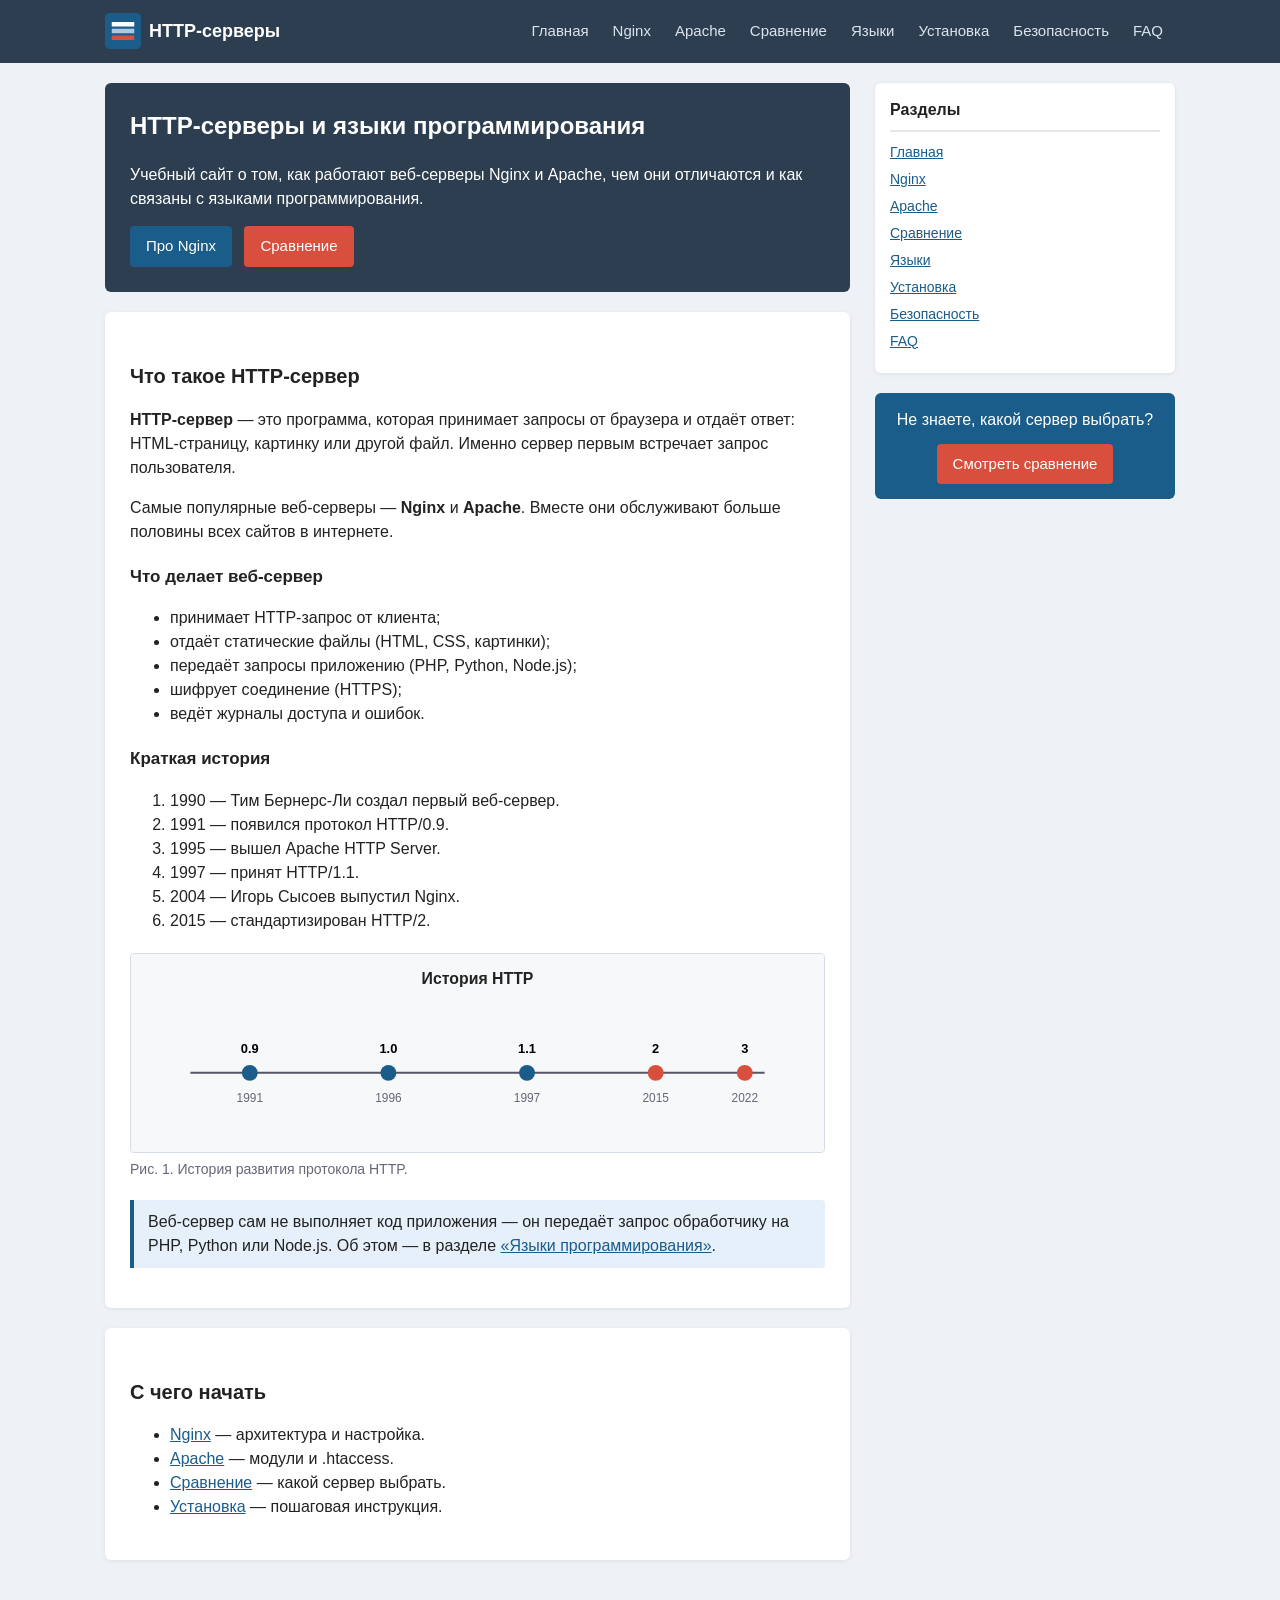
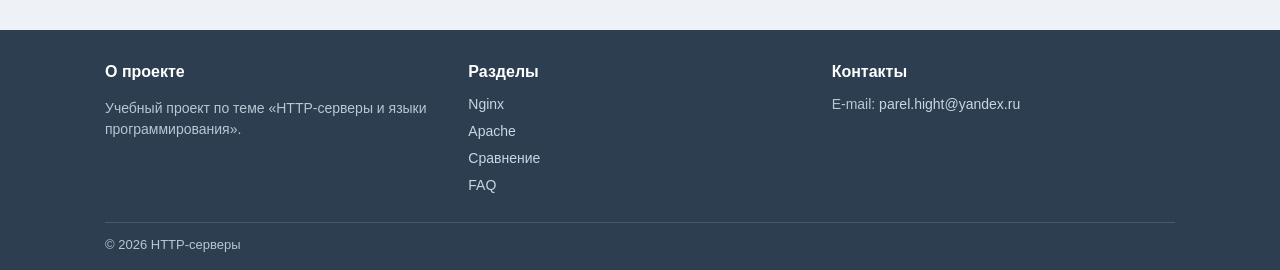
<file: index.html>
<!DOCTYPE html>
<html lang="ru">
<head>
  <meta charset="UTF-8">
  <meta name="viewport" content="width=device-width, initial-scale=1">
  <title>HTTP-серверы — главная</title>
  <meta name="description" content="Учебный проект про HTTP-серверы Nginx и Apache и языки программирования на сервере.">
  <link rel="icon" href="img/logo.svg" type="image/svg+xml">
  <link rel="stylesheet" href="https://mincss.com/entireframework.min.css">
  <link rel="stylesheet" href="css/style.css">
</head>
<body>

<header class="header">
  <div class="wrap header__row">
    <a href="index.html" class="header__logo">
      <img src="img/logo.svg" srcset="img/logo.svg 1x, img/logo-big.svg 2x"
           alt="Логотип проекта" title="HTTP-серверы" width="36" height="36">
      HTTP-серверы
    </a>

    <button class="header__burger" type="button" aria-label="Открыть меню">☰</button>

    <nav aria-label="Основное меню">
      <ul class="menu">
        <li><a class="menu__link" href="index.html">Главная</a></li>
        <li><a class="menu__link" href="nginx.html">Nginx</a></li>
        <li><a class="menu__link" href="apache.html">Apache</a></li>
        <li><a class="menu__link" href="comparison.html">Сравнение</a></li>
        <li><a class="menu__link" href="languages.html">Языки</a></li>
        <li><a class="menu__link" href="setup.html">Установка</a></li>
        <li><a class="menu__link" href="security.html">Безопасность</a></li>
        <li><a class="menu__link" href="faq.html">FAQ</a></li>
      </ul>
    </nav>
  </div>
</header>

<div class="wrap">
  <div class="layout">

    <main>
      <section class="hello">
        <h1>HTTP-серверы и языки программирования</h1>
        <p>Учебный сайт о том, как работают веб-серверы Nginx и Apache,
           чем они отличаются и как связаны с языками программирования.</p>
        <a href="nginx.html" class="btn">Про Nginx</a>
        <a href="comparison.html" class="btn btn-red">Сравнение</a>
      </section>

      <article class="box">
        <h2>Что такое HTTP-сервер</h2>
        <p><strong>HTTP-сервер</strong> — это программа, которая принимает запросы
           от браузера и отдаёт ответ: HTML-страницу, картинку или другой файл.
           Именно сервер первым встречает запрос пользователя.</p>

        <p>Самые популярные веб-серверы — <strong>Nginx</strong> и
           <strong>Apache</strong>. Вместе они обслуживают больше половины
           всех сайтов в интернете.</p>

        <h3>Что делает веб-сервер</h3>
        <ul>
          <li>принимает HTTP-запрос от клиента;</li>
          <li>отдаёт статические файлы (HTML, CSS, картинки);</li>
          <li>передаёт запросы приложению (PHP, Python, Node.js);</li>
          <li>шифрует соединение (HTTPS);</li>
          <li>ведёт журналы доступа и ошибок.</li>
        </ul>

        <h3>Краткая история</h3>
        <ol>
          <li>1990 — Тим Бернерс-Ли создал первый веб-сервер.</li>
          <li>1991 — появился протокол HTTP/0.9.</li>
          <li>1995 — вышел Apache HTTP Server.</li>
          <li>1997 — принят HTTP/1.1.</li>
          <li>2004 — Игорь Сысоев выпустил Nginx.</li>
          <li>2015 — стандартизирован HTTP/2.</li>
        </ol>

        <figure class="pic">
          <img src="img/http.svg"
               alt="Шкала с версиями HTTP: 0.9, 1.0, 1.1, 2 и 3"
               title="Версии HTTP"
               width="700" height="200" loading="lazy">
          <figcaption>Рис. 1. История развития протокола HTTP.</figcaption>
        </figure>

        <div class="info">
          Веб-сервер сам не выполняет код приложения — он передаёт запрос
          обработчику на PHP, Python или Node.js. Об этом — в разделе
          <a href="languages.html">«Языки программирования»</a>.
        </div>
      </article>

      <section class="box">
        <h2>С чего начать</h2>
        <ul>
          <li><a href="nginx.html">Nginx</a> — архитектура и настройка.</li>
          <li><a href="apache.html">Apache</a> — модули и .htaccess.</li>
          <li><a href="comparison.html">Сравнение</a> — какой сервер выбрать.</li>
          <li><a href="setup.html">Установка</a> — пошаговая инструкция.</li>
        </ul>
      </section>
    </main>

    <aside class="side">
      <div class="side__block">
        <h2 class="side__title">Разделы</h2>
        <ul class="side__list">
          <li><a href="index.html">Главная</a></li>
          <li><a href="nginx.html">Nginx</a></li>
          <li><a href="apache.html">Apache</a></li>
          <li><a href="comparison.html">Сравнение</a></li>
          <li><a href="languages.html">Языки</a></li>
          <li><a href="setup.html">Установка</a></li>
          <li><a href="security.html">Безопасность</a></li>
          <li><a href="faq.html">FAQ</a></li>
        </ul>
      </div>

      <div class="banner">
        <p>Не знаете, какой сервер выбрать?</p>
        <a href="comparison.html" class="btn">Смотреть сравнение</a>
      </div>
    </aside>

  </div>
</div>

<footer class="footer">
  <div class="wrap">
    <div class="footer__row">
      <div>
        <h2 class="footer__title">О проекте</h2>
        <p>Учебный проект по теме «HTTP-серверы и языки программирования».</p>
      </div>
      <div>
        <h2 class="footer__title">Разделы</h2>
        <ul class="footer__list">
          <li><a href="nginx.html">Nginx</a></li>
          <li><a href="apache.html">Apache</a></li>
          <li><a href="comparison.html">Сравнение</a></li>
          <li><a href="faq.html">FAQ</a></li>
        </ul>
      </div>
      <div>
        <h2 class="footer__title">Контакты</h2>
        <ul class="footer__list">
          <li>E-mail: <a href="mailto:parel.hight@yandex.ru">parel.hight@yandex.ru</a></li>
        </ul>
      </div>
    </div>
    <div class="footer__bottom">
      <span>© <span id="year">2025</span> HTTP-серверы</span>
    </div>
  </div>
</footer>

<script src="js/script.js"></script>
</body>
</html>
</file>
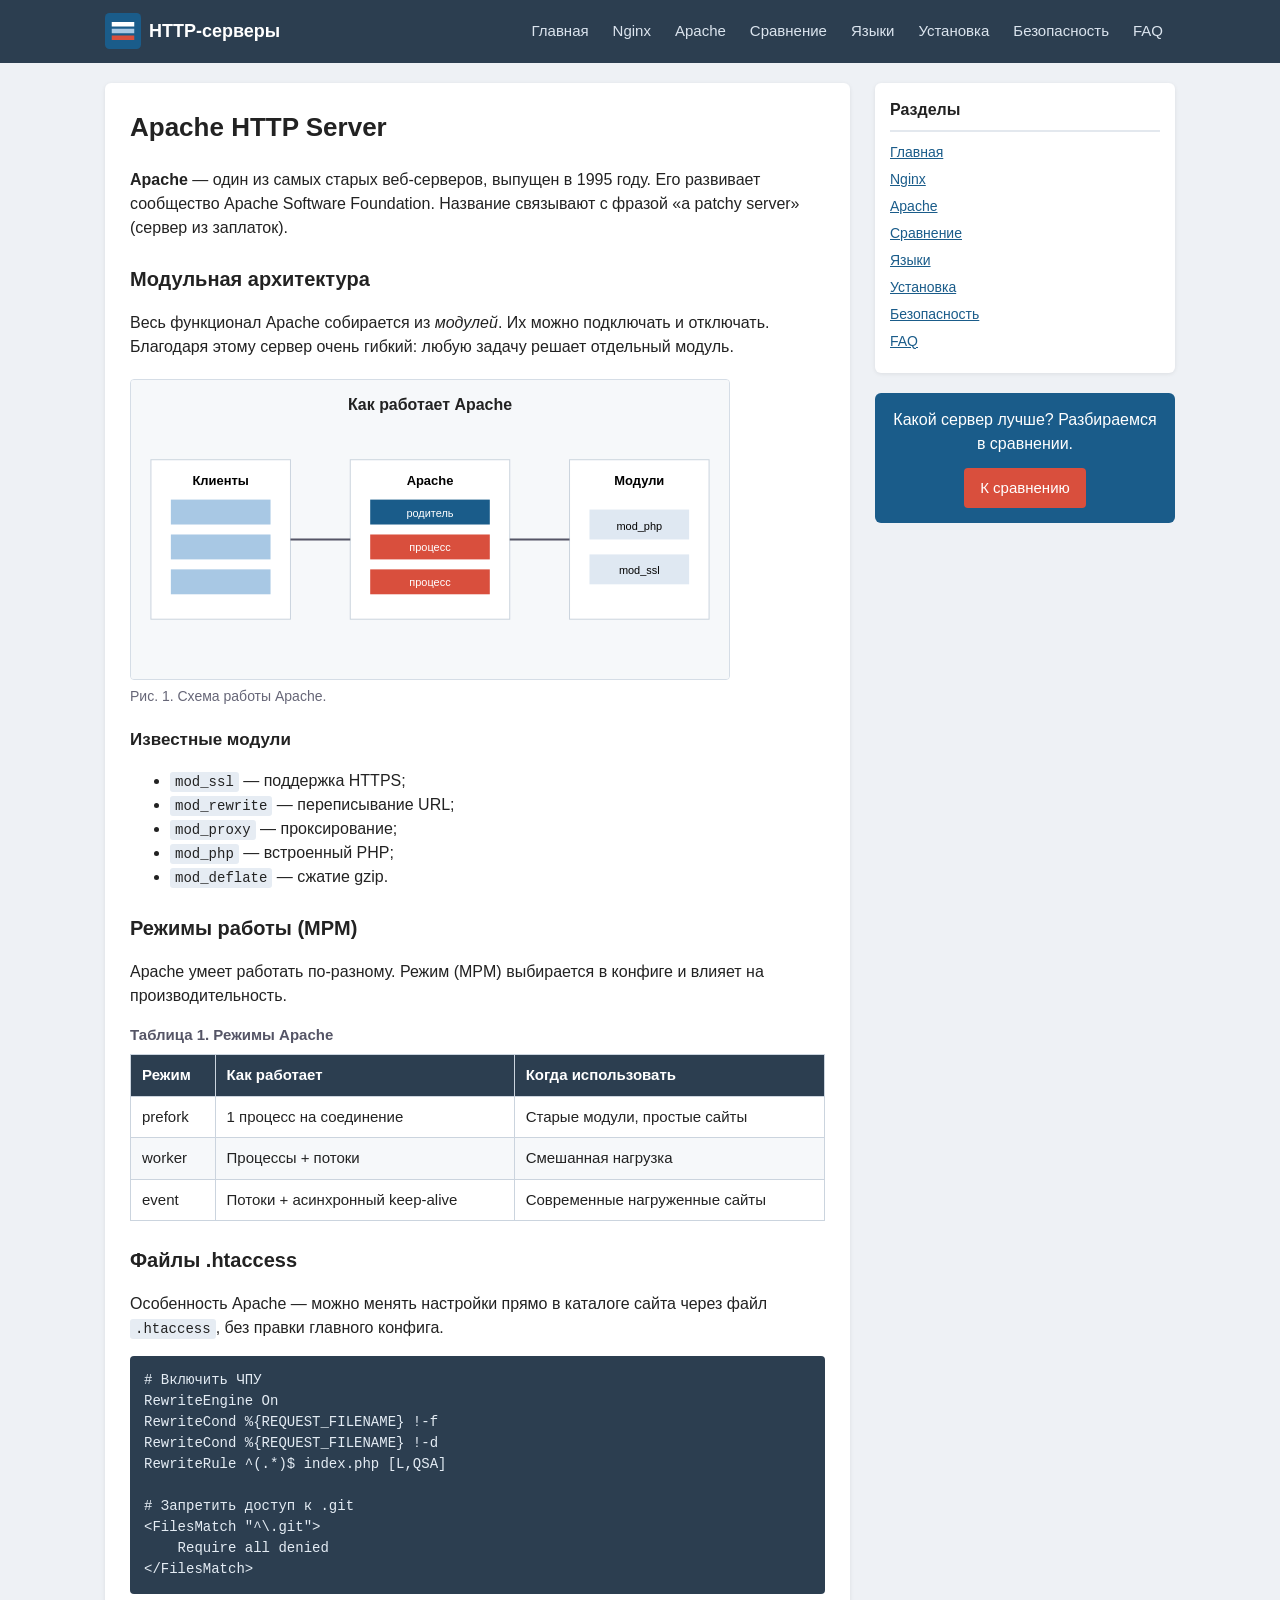
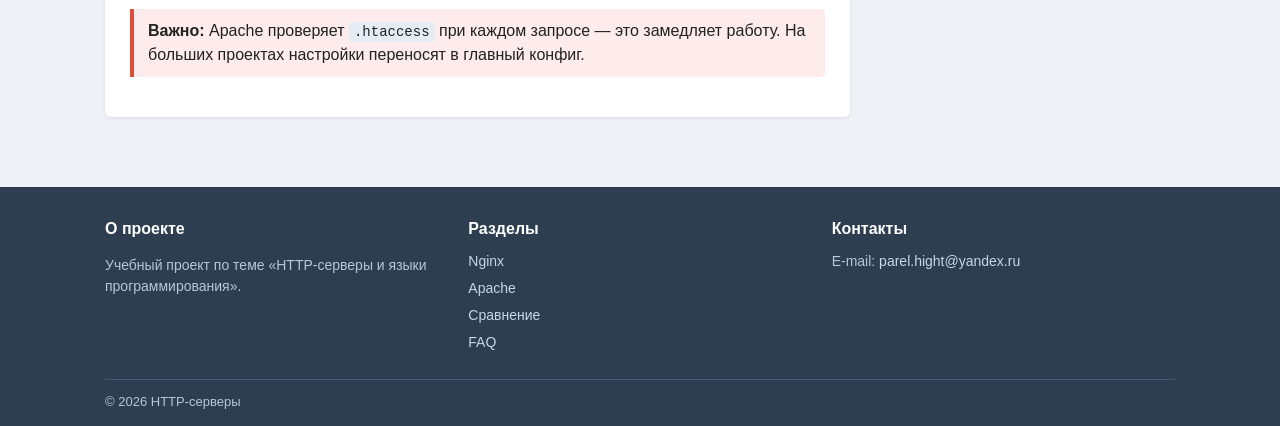
<file: apache.html>
<!DOCTYPE html>
<html lang="ru">
<head>
  <meta charset="UTF-8">
  <meta name="viewport" content="width=device-width, initial-scale=1">
  <title>Apache — модули и .htaccess</title>
  <meta name="description" content="Apache HTTP Server: модульная архитектура, MPM, файлы .htaccess.">
  <link rel="icon" href="img/logo.svg" type="image/svg+xml">
  <link rel="stylesheet" href="https://mincss.com/entireframework.min.css">
  <link rel="stylesheet" href="css/style.css">
</head>
<body>

<header class="header">
  <div class="wrap header__row">
    <a href="index.html" class="header__logo">
      <img src="img/logo.svg" srcset="img/logo.svg 1x, img/logo-big.svg 2x"
           alt="Логотип проекта" title="HTTP-серверы" width="36" height="36">
      HTTP-серверы
    </a>
    <button class="header__burger" type="button" aria-label="Открыть меню">☰</button>
    <nav aria-label="Основное меню">
      <ul class="menu">
        <li><a class="menu__link" href="index.html">Главная</a></li>
        <li><a class="menu__link" href="nginx.html">Nginx</a></li>
        <li><a class="menu__link" href="apache.html">Apache</a></li>
        <li><a class="menu__link" href="comparison.html">Сравнение</a></li>
        <li><a class="menu__link" href="languages.html">Языки</a></li>
        <li><a class="menu__link" href="setup.html">Установка</a></li>
        <li><a class="menu__link" href="security.html">Безопасность</a></li>
        <li><a class="menu__link" href="faq.html">FAQ</a></li>

      </ul>
    </nav>
  </div>
</header>

<div class="wrap">
  <div class="layout">

    <main>
      <article class="box">
        <h1>Apache HTTP Server</h1>
        <p><strong>Apache</strong> — один из самых старых веб-серверов,
           выпущен в 1995 году. Его развивает сообщество Apache Software
           Foundation. Название связывают с фразой «a patchy server»
           (сервер из заплаток).</p>

        <h2>Модульная архитектура</h2>
        <p>Весь функционал Apache собирается из <em>модулей</em>. Их можно
           подключать и отключать. Благодаря этому сервер очень гибкий:
           любую задачу решает отдельный модуль.</p>

        <figure class="pic">
          <img src="img/apache.svg"
               alt="Схема: клиенты обращаются к Apache, работают дочерние процессы и модули"
               title="Архитектура Apache"
               width="600" height="300" loading="lazy">
          <figcaption>Рис. 1. Схема работы Apache.</figcaption>
        </figure>

        <h3>Известные модули</h3>
        <ul>
          <li><code>mod_ssl</code> — поддержка HTTPS;</li>
          <li><code>mod_rewrite</code> — переписывание URL;</li>
          <li><code>mod_proxy</code> — проксирование;</li>
          <li><code>mod_php</code> — встроенный PHP;</li>
          <li><code>mod_deflate</code> — сжатие gzip.</li>
        </ul>

        <h2>Режимы работы (MPM)</h2>
        <p>Apache умеет работать по-разному. Режим (MPM) выбирается в конфиге
           и влияет на производительность.</p>

        <div class="table-wrap">
          <table>
            <caption>Таблица 1. Режимы Apache</caption>
            <thead>
              <tr>
                <th scope="col">Режим</th>
                <th scope="col">Как работает</th>
                <th scope="col">Когда использовать</th>
              </tr>
            </thead>
            <tbody>
              <tr>
                <td>prefork</td>
                <td>1 процесс на соединение</td>
                <td>Старые модули, простые сайты</td>
              </tr>
              <tr>
                <td>worker</td>
                <td>Процессы + потоки</td>
                <td>Смешанная нагрузка</td>
              </tr>
              <tr>
                <td>event</td>
                <td>Потоки + асинхронный keep-alive</td>
                <td>Современные нагруженные сайты</td>
              </tr>
            </tbody>
          </table>
        </div>

        <h2>Файлы .htaccess</h2>
        <p>Особенность Apache — можно менять настройки прямо в каталоге сайта
           через файл <code>.htaccess</code>, без правки главного конфига.</p>

        <pre><code># Включить ЧПУ
RewriteEngine On
RewriteCond %{REQUEST_FILENAME} !-f
RewriteCond %{REQUEST_FILENAME} !-d
RewriteRule ^(.*)$ index.php [L,QSA]

# Запретить доступ к .git
&lt;FilesMatch "^\.git"&gt;
    Require all denied
&lt;/FilesMatch&gt;</code></pre>

        <div class="info warn">
          <strong>Важно:</strong> Apache проверяет <code>.htaccess</code>
           при каждом запросе — это замедляет работу. На больших проектах
           настройки переносят в главный конфиг.
        </div>
      </article>
    </main>

    <aside class="side">
      <div class="side__block">
        <h2 class="side__title">Разделы</h2>
        <ul class="side__list">
          <li><a href="index.html">Главная</a></li>
          <li><a href="nginx.html">Nginx</a></li>
          <li><a href="apache.html">Apache</a></li>
          <li><a href="comparison.html">Сравнение</a></li>
          <li><a href="languages.html">Языки</a></li>
          <li><a href="setup.html">Установка</a></li>
          <li><a href="security.html">Безопасность</a></li>
          <li><a href="faq.html">FAQ</a></li>
        </ul>
      </div>
      <div class="banner">
        <p>Какой сервер лучше? Разбираемся в сравнении.</p>
        <a href="comparison.html" class="btn">К сравнению</a>
      </div>
    </aside>

  </div>
</div>

<footer class="footer">
  <div class="wrap">
    <div class="footer__row">
      <div>
        <h2 class="footer__title">О проекте</h2>
        <p>Учебный проект по теме «HTTP-серверы и языки программирования».</p>
      </div>
      <div>
        <h2 class="footer__title">Разделы</h2>
        <ul class="footer__list">
          <li><a href="nginx.html">Nginx</a></li>
          <li><a href="apache.html">Apache</a></li>
          <li><a href="comparison.html">Сравнение</a></li>
          <li><a href="faq.html">FAQ</a></li>
        </ul>
      </div>
      <div>
        <h2 class="footer__title">Контакты</h2>
        <ul class="footer__list">
          <li>E-mail: <a href="mailto:parel.hight@yandex.ru">parel.hight@yandex.ru</a></li>
        </ul>
      </div>
    </div>
    <div class="footer__bottom">
      <span>© <span id="year">2025</span> HTTP-серверы</span>
    </div>
  </div>
</footer>

<script src="js/script.js"></script>
</body>
</html>
</file>
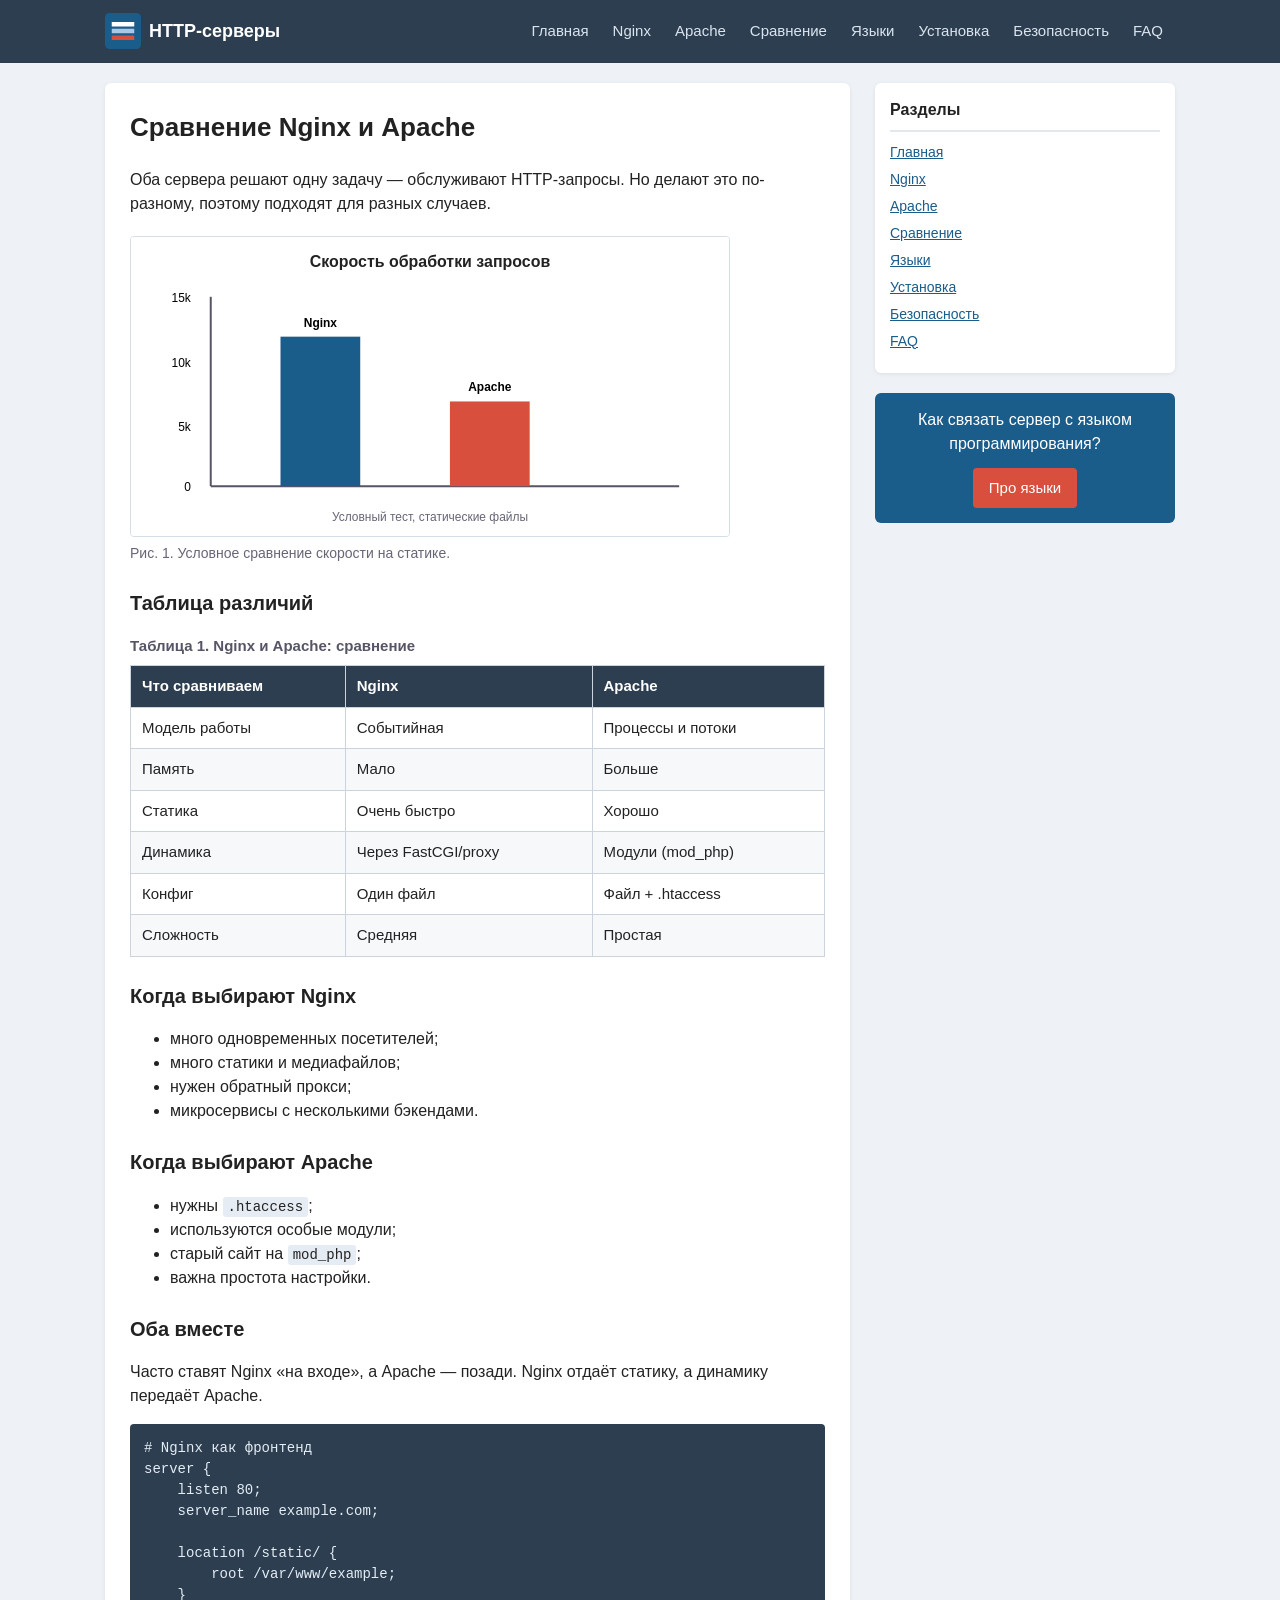
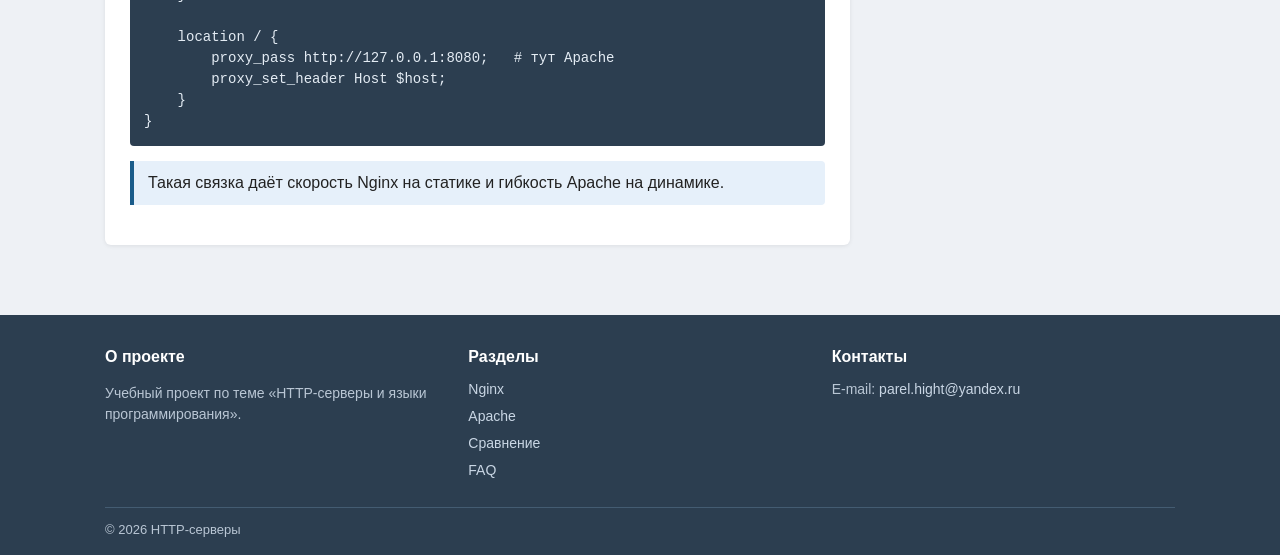
<file: comparison.html>
<!DOCTYPE html>
<html lang="ru">
<head>
  <meta charset="UTF-8">
  <meta name="viewport" content="width=device-width, initial-scale=1">
  <title>Сравнение Nginx и Apache</title>
  <meta name="description" content="Чем отличаются Nginx и Apache, какой сервер выбрать.">
  <link rel="icon" href="img/logo.svg" type="image/svg+xml">
  <link rel="stylesheet" href="https://mincss.com/entireframework.min.css">
  <link rel="stylesheet" href="css/style.css">
</head>
<body>

<header class="header">
  <div class="wrap header__row">
    <a href="index.html" class="header__logo">
      <img src="img/logo.svg" srcset="img/logo.svg 1x, img/logo-big.svg 2x"
           alt="Логотип проекта" title="HTTP-серверы" width="36" height="36">
      HTTP-серверы
    </a>
    <button class="header__burger" type="button" aria-label="Открыть меню">☰</button>
    <nav aria-label="Основное меню">
      <ul class="menu">
        <li><a class="menu__link" href="index.html">Главная</a></li>
        <li><a class="menu__link" href="nginx.html">Nginx</a></li>
        <li><a class="menu__link" href="apache.html">Apache</a></li>
        <li><a class="menu__link" href="comparison.html">Сравнение</a></li>
        <li><a class="menu__link" href="languages.html">Языки</a></li>
        <li><a class="menu__link" href="setup.html">Установка</a></li>
        <li><a class="menu__link" href="security.html">Безопасность</a></li>
        <li><a class="menu__link" href="faq.html">FAQ</a></li>
      </ul>
    </nav>
  </div>
</header>

<div class="wrap">
  <div class="layout">

    <main>
      <article class="box">
        <h1>Сравнение Nginx и Apache</h1>
        <p>Оба сервера решают одну задачу — обслуживают HTTP-запросы.
           Но делают это по-разному, поэтому подходят для разных случаев.</p>

        <figure class="pic">
          <img src="img/speed.svg"
               alt="Диаграмма сравнения скорости Nginx и Apache"
               title="Сравнение скорости"
               width="600" height="300" loading="lazy">
          <figcaption>Рис. 1. Условное сравнение скорости на статике.</figcaption>
        </figure>

        <h2>Таблица различий</h2>
        <div class="table-wrap">
          <table>
            <caption>Таблица 1. Nginx и Apache: сравнение</caption>
            <thead>
              <tr>
                <th scope="col">Что сравниваем</th>
                <th scope="col">Nginx</th>
                <th scope="col">Apache</th>
              </tr>
            </thead>
            <tbody>
              <tr>
                <td>Модель работы</td>
                <td>Событийная</td>
                <td>Процессы и потоки</td>
              </tr>
              <tr>
                <td>Память</td>
                <td>Мало</td>
                <td>Больше</td>
              </tr>
              <tr>
                <td>Статика</td>
                <td>Очень быстро</td>
                <td>Хорошо</td>
              </tr>
              <tr>
                <td>Динамика</td>
                <td>Через FastCGI/proxy</td>
                <td>Модули (mod_php)</td>
              </tr>
              <tr>
                <td>Конфиг</td>
                <td>Один файл</td>
                <td>Файл + .htaccess</td>
              </tr>
              <tr>
                <td>Сложность</td>
                <td>Средняя</td>
                <td>Простая</td>
              </tr>
            </tbody>
          </table>
        </div>

        <h2>Когда выбирают Nginx</h2>
        <ul>
          <li>много одновременных посетителей;</li>
          <li>много статики и медиафайлов;</li>
          <li>нужен обратный прокси;</li>
          <li>микросервисы с несколькими бэкендами.</li>
        </ul>

        <h2>Когда выбирают Apache</h2>
        <ul>
          <li>нужны <code>.htaccess</code>;</li>
          <li>используются особые модули;</li>
          <li>старый сайт на <code>mod_php</code>;</li>
          <li>важна простота настройки.</li>
        </ul>

        <h2>Оба вместе</h2>
        <p>Часто ставят Nginx «на входе», а Apache — позади. Nginx отдаёт
           статику, а динамику передаёт Apache.</p>

        <pre><code># Nginx как фронтенд
server {
    listen 80;
    server_name example.com;

    location /static/ {
        root /var/www/example;
    }

    location / {
        proxy_pass http://127.0.0.1:8080;   # тут Apache
        proxy_set_header Host $host;
    }
}</code></pre>

        <div class="info">
          Такая связка даёт скорость Nginx на статике и гибкость
          Apache на динамике.
        </div>
      </article>
    </main>

    <aside class="side">
      <div class="side__block">
        <h2 class="side__title">Разделы</h2>
        <ul class="side__list">
          <li><a href="index.html">Главная</a></li>
          <li><a href="nginx.html">Nginx</a></li>
          <li><a href="apache.html">Apache</a></li>
          <li><a href="comparison.html">Сравнение</a></li>
          <li><a href="languages.html">Языки</a></li>
          <li><a href="setup.html">Установка</a></li>
          <li><a href="security.html">Безопасность</a></li>
          <li><a href="faq.html">FAQ</a></li>
        </ul>
      </div>
      <div class="banner">
        <p>Как связать сервер с языком программирования?</p>
        <a href="languages.html" class="btn">Про языки</a>
      </div>
    </aside>

  </div>
</div>

<footer class="footer">
  <div class="wrap">
    <div class="footer__row">
      <div>
        <h2 class="footer__title">О проекте</h2>
        <p>Учебный проект по теме «HTTP-серверы и языки программирования».</p>
      </div>
      <div>
        <h2 class="footer__title">Разделы</h2>
        <ul class="footer__list">
          <li><a href="nginx.html">Nginx</a></li>
          <li><a href="apache.html">Apache</a></li>
          <li><a href="comparison.html">Сравнение</a></li>
          <li><a href="faq.html">FAQ</a></li>
        </ul>
      </div>
      <div>
        <h2 class="footer__title">Контакты</h2>
        <ul class="footer__list">
          <li>E-mail: <a href="mailto:parel.hight@yandex.ru">parel.hight@yandex.ru</a></li>
        </ul>
      </div>
    </div>
    <div class="footer__bottom">
      <span>© <span id="year">2025</span> HTTP-серверы</span>
    </div>
  </div>
</footer>

<script src="js/script.js"></script>
</body>
</html>
</file>
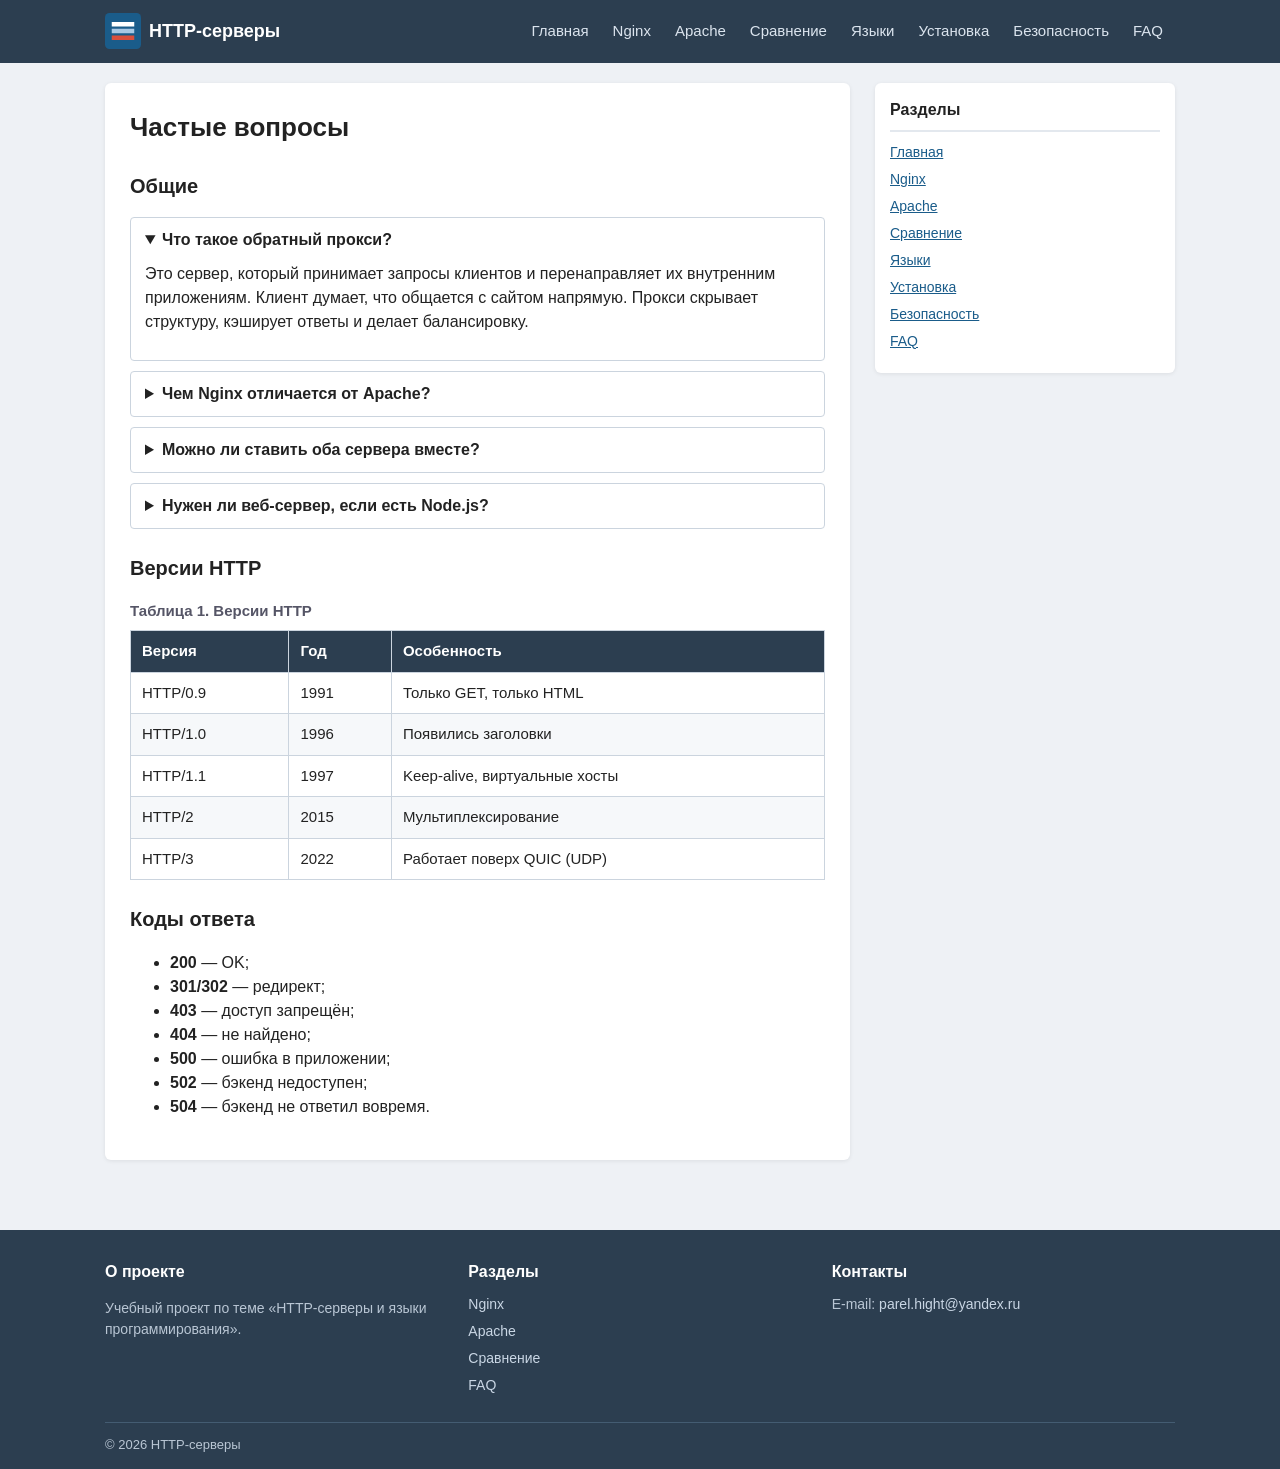
<file: faq.html>
<!DOCTYPE html>
<html lang="ru">
<head>
  <meta charset="UTF-8">
  <meta name="viewport" content="width=device-width, initial-scale=1">
  <title>Частые вопросы</title>
  <meta name="description" content="Ответы на частые вопросы о веб-серверах и HTTP.">
  <link rel="icon" href="img/logo.svg" type="image/svg+xml">
  <link rel="stylesheet" href="https://mincss.com/entireframework.min.css">
  <link rel="stylesheet" href="css/style.css">
</head>
<body>

<header class="header">
  <div class="wrap header__row">
    <a href="index.html" class="header__logo">
      <img src="img/logo.svg" srcset="img/logo.svg 1x, img/logo-big.svg 2x"
           alt="Логотип проекта" title="HTTP-серверы" width="36" height="36">
      HTTP-серверы
    </a>
    <button class="header__burger" type="button" aria-label="Открыть меню">☰</button>
    <nav aria-label="Основное меню">
      <ul class="menu">
        <li><a class="menu__link" href="index.html">Главная</a></li>
        <li><a class="menu__link" href="nginx.html">Nginx</a></li>
        <li><a class="menu__link" href="apache.html">Apache</a></li>
        <li><a class="menu__link" href="comparison.html">Сравнение</a></li>
        <li><a class="menu__link" href="languages.html">Языки</a></li>
        <li><a class="menu__link" href="setup.html">Установка</a></li>
        <li><a class="menu__link" href="security.html">Безопасность</a></li>
        <li><a class="menu__link" href="faq.html">FAQ</a></li>
      </ul>
    </nav>
  </div>
</header>

<div class="wrap">
  <div class="layout">

    <main>
      <article class="box">
        <h1>Частые вопросы</h1>

        <h2>Общие</h2>

        <details class="acc" open>
          <summary>Что такое обратный прокси?</summary>
          <p>Это сервер, который принимает запросы клиентов и перенаправляет
             их внутренним приложениям. Клиент думает, что общается с сайтом
             напрямую. Прокси скрывает структуру, кэширует ответы и делает
             балансировку.</p>
        </details>

        <details class="acc">
          <summary>Чем Nginx отличается от Apache?</summary>
          <p>Nginx использует событийную модель и обрабатывает много соединений
             в одном процессе. Apache — процессы и потоки. Поэтому Nginx
             быстрее на статике и экономичнее, а Apache гибче за счёт модулей
             и <code>.htaccess</code>.</p>
        </details>

        <details class="acc">
          <summary>Можно ли ставить оба сервера вместе?</summary>
          <p>Да. Nginx ставят «на входе», Apache — позади. Nginx отдаёт
             статику, Apache — динамику. См. раздел
             <a href="comparison.html">«Сравнение»</a>.</p>
        </details>

        <details class="acc">
          <summary>Нужен ли веб-сервер, если есть Node.js?</summary>
          <p>Node.js может слушать порт сам, но перед ним обычно ставят Nginx:
             он берёт на себя SSL, сжатие, кэш и статику, оставляя Node
             только бизнес-логику.</p>
        </details>

        <h2>Версии HTTP</h2>
        <div class="table-wrap">
          <table>
            <caption>Таблица 1. Версии HTTP</caption>
            <thead>
              <tr>
                <th scope="col">Версия</th>
                <th scope="col">Год</th>
                <th scope="col">Особенность</th>
              </tr>
            </thead>
            <tbody>
              <tr>
                <td>HTTP/0.9</td>
                <td>1991</td>
                <td>Только GET, только HTML</td>
              </tr>
              <tr>
                <td>HTTP/1.0</td>
                <td>1996</td>
                <td>Появились заголовки</td>
              </tr>
              <tr>
                <td>HTTP/1.1</td>
                <td>1997</td>
                <td>Keep-alive, виртуальные хосты</td>
              </tr>
              <tr>
                <td>HTTP/2</td>
                <td>2015</td>
                <td>Мультиплексирование</td>
              </tr>
              <tr>
                <td>HTTP/3</td>
                <td>2022</td>
                <td>Работает поверх QUIC (UDP)</td>
              </tr>
            </tbody>
          </table>
        </div>

        <h2>Коды ответа</h2>
        <ul>
          <li><strong>200</strong> — OK;</li>
          <li><strong>301/302</strong> — редирект;</li>
          <li><strong>403</strong> — доступ запрещён;</li>
          <li><strong>404</strong> — не найдено;</li>
          <li><strong>500</strong> — ошибка в приложении;</li>
          <li><strong>502</strong> — бэкенд недоступен;</li>
          <li><strong>504</strong> — бэкенд не ответил вовремя.</li>
        </ul>
      </article>
    </main>

    <aside class="side">
      <div class="side__block">
        <h2 class="side__title">Разделы</h2>
        <ul class="side__list">
          <li><a href="index.html">Главная</a></li>
          <li><a href="nginx.html">Nginx</a></li>
          <li><a href="apache.html">Apache</a></li>
          <li><a href="comparison.html">Сравнение</a></li>
          <li><a href="languages.html">Языки</a></li>
          <li><a href="setup.html">Установка</a></li>
          <li><a href="security.html">Безопасность</a></li>
          <li><a href="faq.html">FAQ</a></li>
        </ul>
      </div>
    </aside>

  </div>
</div>

<footer class="footer">
  <div class="wrap">
    <div class="footer__row">
      <div>
        <h2 class="footer__title">О проекте</h2>
        <p>Учебный проект по теме «HTTP-серверы и языки программирования».</p>
      </div>
      <div>
        <h2 class="footer__title">Разделы</h2>
        <ul class="footer__list">
          <li><a href="nginx.html">Nginx</a></li>
          <li><a href="apache.html">Apache</a></li>
          <li><a href="comparison.html">Сравнение</a></li>
          <li><a href="faq.html">FAQ</a></li>
        </ul>
      </div>
      <div>
        <h2 class="footer__title">Контакты</h2>
        <ul class="footer__list">
          <li>E-mail: <a href="mailto:parel.hight@yandex.ru">parel.hight@yandex.ru</a></li>
        </ul>
      </div>
    </div>
    <div class="footer__bottom">
      <span>© <span id="year">2025</span> HTTP-серверы</span>
    </div>
  </div>
</footer>

<script src="js/script.js"></script>
</body>
</html>
</file>
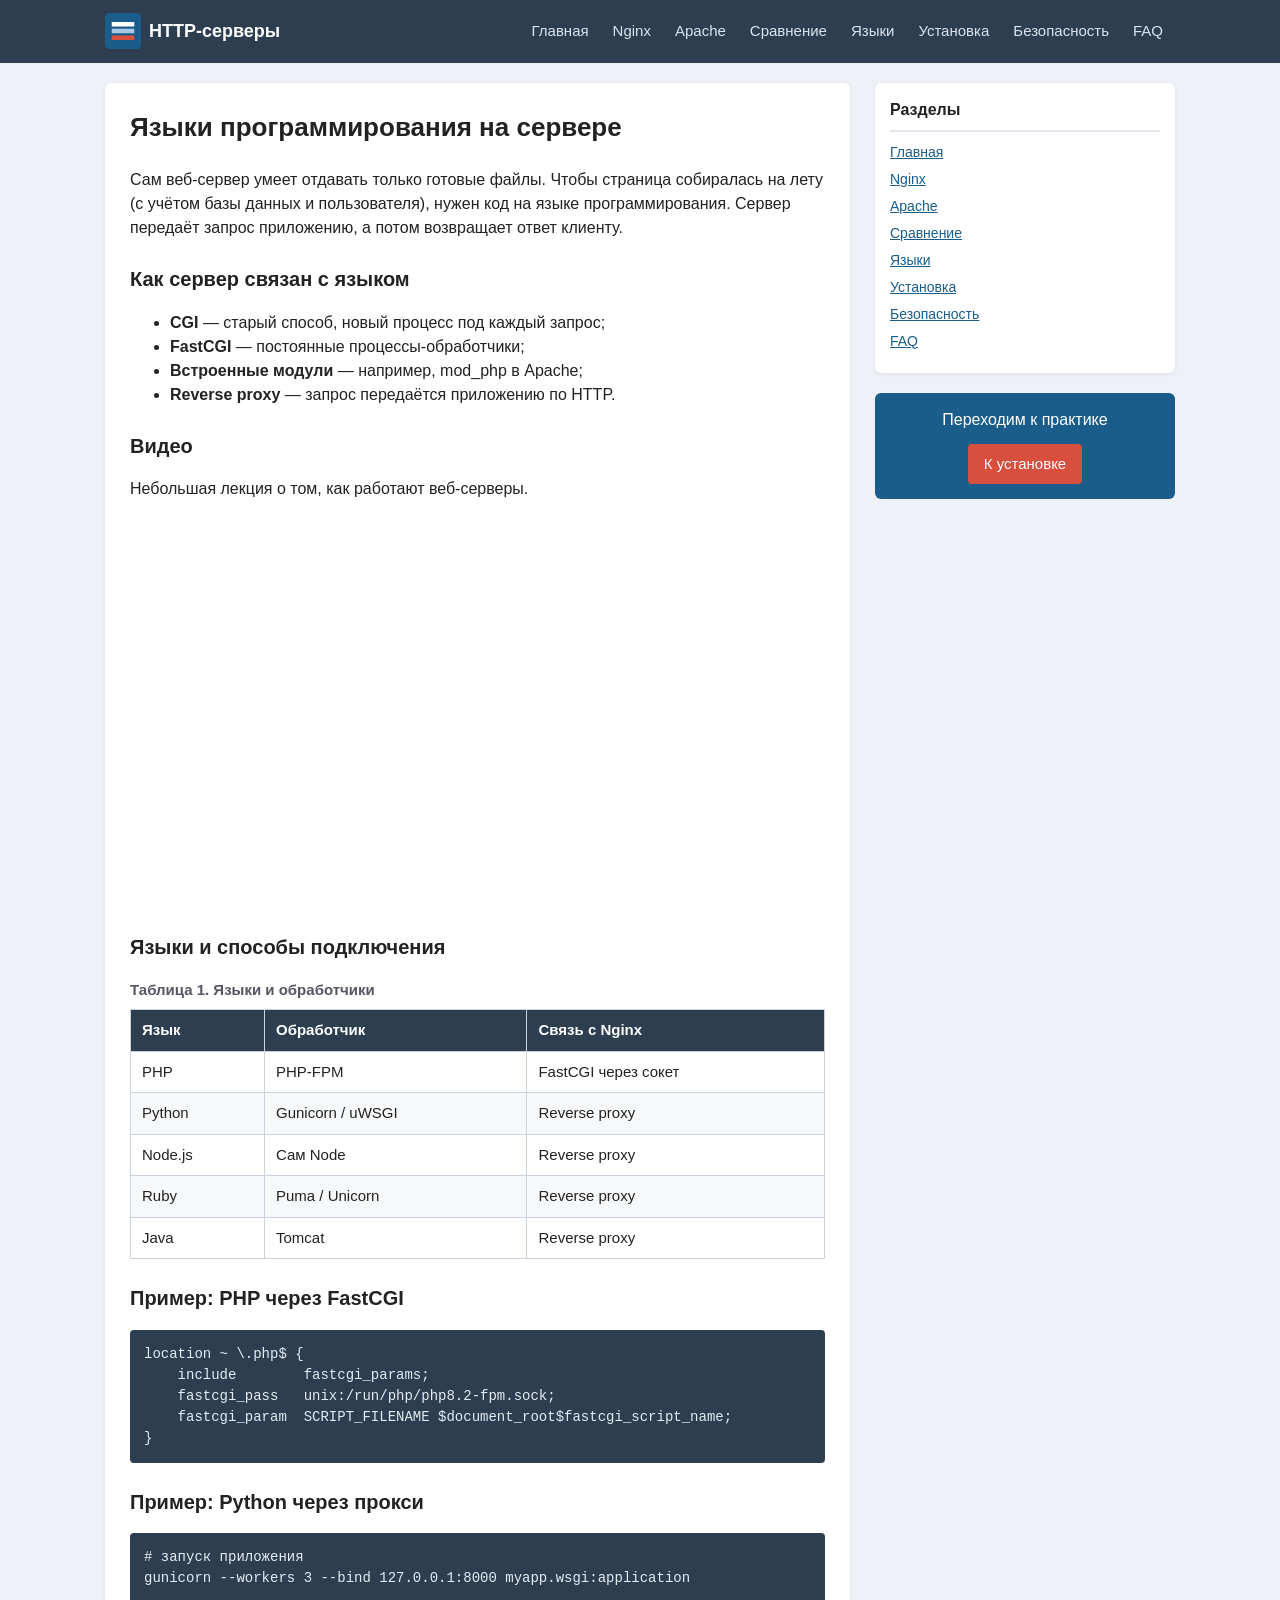
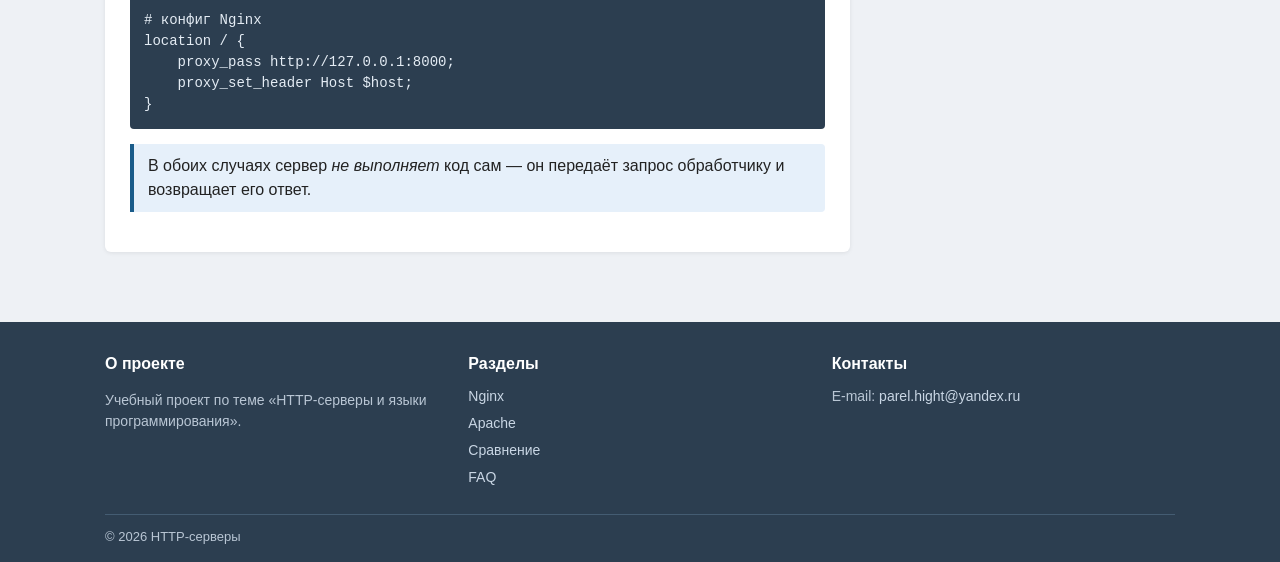
<file: languages.html>
<!DOCTYPE html>
<html lang="ru">
<head>
  <meta charset="UTF-8">
  <meta name="viewport" content="width=device-width, initial-scale=1">
  <title>Языки программирования на сервере</title>
  <meta name="description" content="Как веб-сервер связан с PHP, Python, Node.js: FastCGI и обратный прокси.">
  <link rel="icon" href="img/logo.svg" type="image/svg+xml">
  <link rel="stylesheet" href="https://mincss.com/entireframework.min.css">
  <link rel="stylesheet" href="css/style.css">
</head>
<body>

<header class="header">
  <div class="wrap header__row">
    <a href="index.html" class="header__logo">
      <img src="img/logo.svg" srcset="img/logo.svg 1x, img/logo-big.svg 2x"
           alt="Логотип проекта" title="HTTP-серверы" width="36" height="36">
      HTTP-серверы
    </a>
    <button class="header__burger" type="button" aria-label="Открыть меню">☰</button>
    <nav aria-label="Основное меню">
      <ul class="menu">
        <li><a class="menu__link" href="index.html">Главная</a></li>
        <li><a class="menu__link" href="nginx.html">Nginx</a></li>
        <li><a class="menu__link" href="apache.html">Apache</a></li>
        <li><a class="menu__link" href="comparison.html">Сравнение</a></li>
        <li><a class="menu__link" href="languages.html">Языки</a></li>
        <li><a class="menu__link" href="setup.html">Установка</a></li>
        <li><a class="menu__link" href="security.html">Безопасность</a></li>
        <li><a class="menu__link" href="faq.html">FAQ</a></li>
      </ul>
    </nav>
  </div>
</header>

<div class="wrap">
  <div class="layout">

    <main>
      <article class="box">
        <h1>Языки программирования на сервере</h1>
        <p>Сам веб-сервер умеет отдавать только готовые файлы. Чтобы страница
           собиралась на лету (с учётом базы данных и пользователя), нужен
           код на языке программирования. Сервер передаёт запрос приложению,
           а потом возвращает ответ клиенту.</p>

        <h2>Как сервер связан с языком</h2>
        <ul>
          <li><strong>CGI</strong> — старый способ, новый процесс под каждый запрос;</li>
          <li><strong>FastCGI</strong> — постоянные процессы-обработчики;</li>
          <li><strong>Встроенные модули</strong> — например, mod_php в Apache;</li>
          <li><strong>Reverse proxy</strong> — запрос передаётся приложению по HTTP.</li>
        </ul>

        <h2>Видео</h2>
        <p>Небольшая лекция о том, как работают веб-серверы.</p>

        <div class="video">
          <iframe src="https://rutube.ru/video/4f2274e01c573a6aee27ac0920975e71/"
                  title="Видео о веб-серверах"
                  allow="clipboard-write; autoplay"
                  allowfullscreen
                  loading="lazy"></iframe>
        </div>

        <h2>Языки и способы подключения</h2>
        <div class="table-wrap">
          <table>
            <caption>Таблица 1. Языки и обработчики</caption>
            <thead>
              <tr>
                <th scope="col">Язык</th>
                <th scope="col">Обработчик</th>
                <th scope="col">Связь с Nginx</th>
              </tr>
            </thead>
            <tbody>
              <tr>
                <td>PHP</td>
                <td>PHP-FPM</td>
                <td>FastCGI через сокет</td>
              </tr>
              <tr>
                <td>Python</td>
                <td>Gunicorn / uWSGI</td>
                <td>Reverse proxy</td>
              </tr>
              <tr>
                <td>Node.js</td>
                <td>Сам Node</td>
                <td>Reverse proxy</td>
              </tr>
              <tr>
                <td>Ruby</td>
                <td>Puma / Unicorn</td>
                <td>Reverse proxy</td>
              </tr>
              <tr>
                <td>Java</td>
                <td>Tomcat</td>
                <td>Reverse proxy</td>
              </tr>
            </tbody>
          </table>
        </div>

        <h2>Пример: PHP через FastCGI</h2>
        <pre><code>location ~ \.php$ {
    include        fastcgi_params;
    fastcgi_pass   unix:/run/php/php8.2-fpm.sock;
    fastcgi_param  SCRIPT_FILENAME $document_root$fastcgi_script_name;
}</code></pre>

        <h2>Пример: Python через прокси</h2>
        <pre><code># запуск приложения
gunicorn --workers 3 --bind 127.0.0.1:8000 myapp.wsgi:application

# конфиг Nginx
location / {
    proxy_pass http://127.0.0.1:8000;
    proxy_set_header Host $host;
}</code></pre>

        <div class="info">
          В обоих случаях сервер <em>не выполняет</em> код сам — он передаёт
          запрос обработчику и возвращает его ответ.
        </div>
      </article>
    </main>

    <aside class="side">
      <div class="side__block">
        <h2 class="side__title">Разделы</h2>
        <ul class="side__list">
          <li><a href="index.html">Главная</a></li>
          <li><a href="nginx.html">Nginx</a></li>
          <li><a href="apache.html">Apache</a></li>
          <li><a href="comparison.html">Сравнение</a></li>
          <li><a href="languages.html">Языки</a></li>
          <li><a href="setup.html">Установка</a></li>
          <li><a href="security.html">Безопасность</a></li>
          <li><a href="faq.html">FAQ</a></li>
        </ul>
      </div>
      <div class="banner">
        <p>Переходим к практике</p>
        <a href="setup.html" class="btn">К установке</a>
      </div>
    </aside>

  </div>
</div>

<footer class="footer">
  <div class="wrap">
    <div class="footer__row">
      <div>
        <h2 class="footer__title">О проекте</h2>
        <p>Учебный проект по теме «HTTP-серверы и языки программирования».</p>
      </div>
      <div>
        <h2 class="footer__title">Разделы</h2>
        <ul class="footer__list">
          <li><a href="nginx.html">Nginx</a></li>
          <li><a href="apache.html">Apache</a></li>
          <li><a href="comparison.html">Сравнение</a></li>
          <li><a href="faq.html">FAQ</a></li>
        </ul>
      </div>
      <div>
        <h2 class="footer__title">Контакты</h2>
        <ul class="footer__list">
          <li>E-mail: <a href="mailto:parel.hight@yandex.ru">parel.hight@yandex.ru</a></li>
        </ul>
      </div>
    </div>
    <div class="footer__bottom">
      <span>© <span id="year">2025</span> HTTP-серверы</span>
    </div>
  </div>
</footer>

<script src="js/script.js"></script>
</body>
</html>
</file>
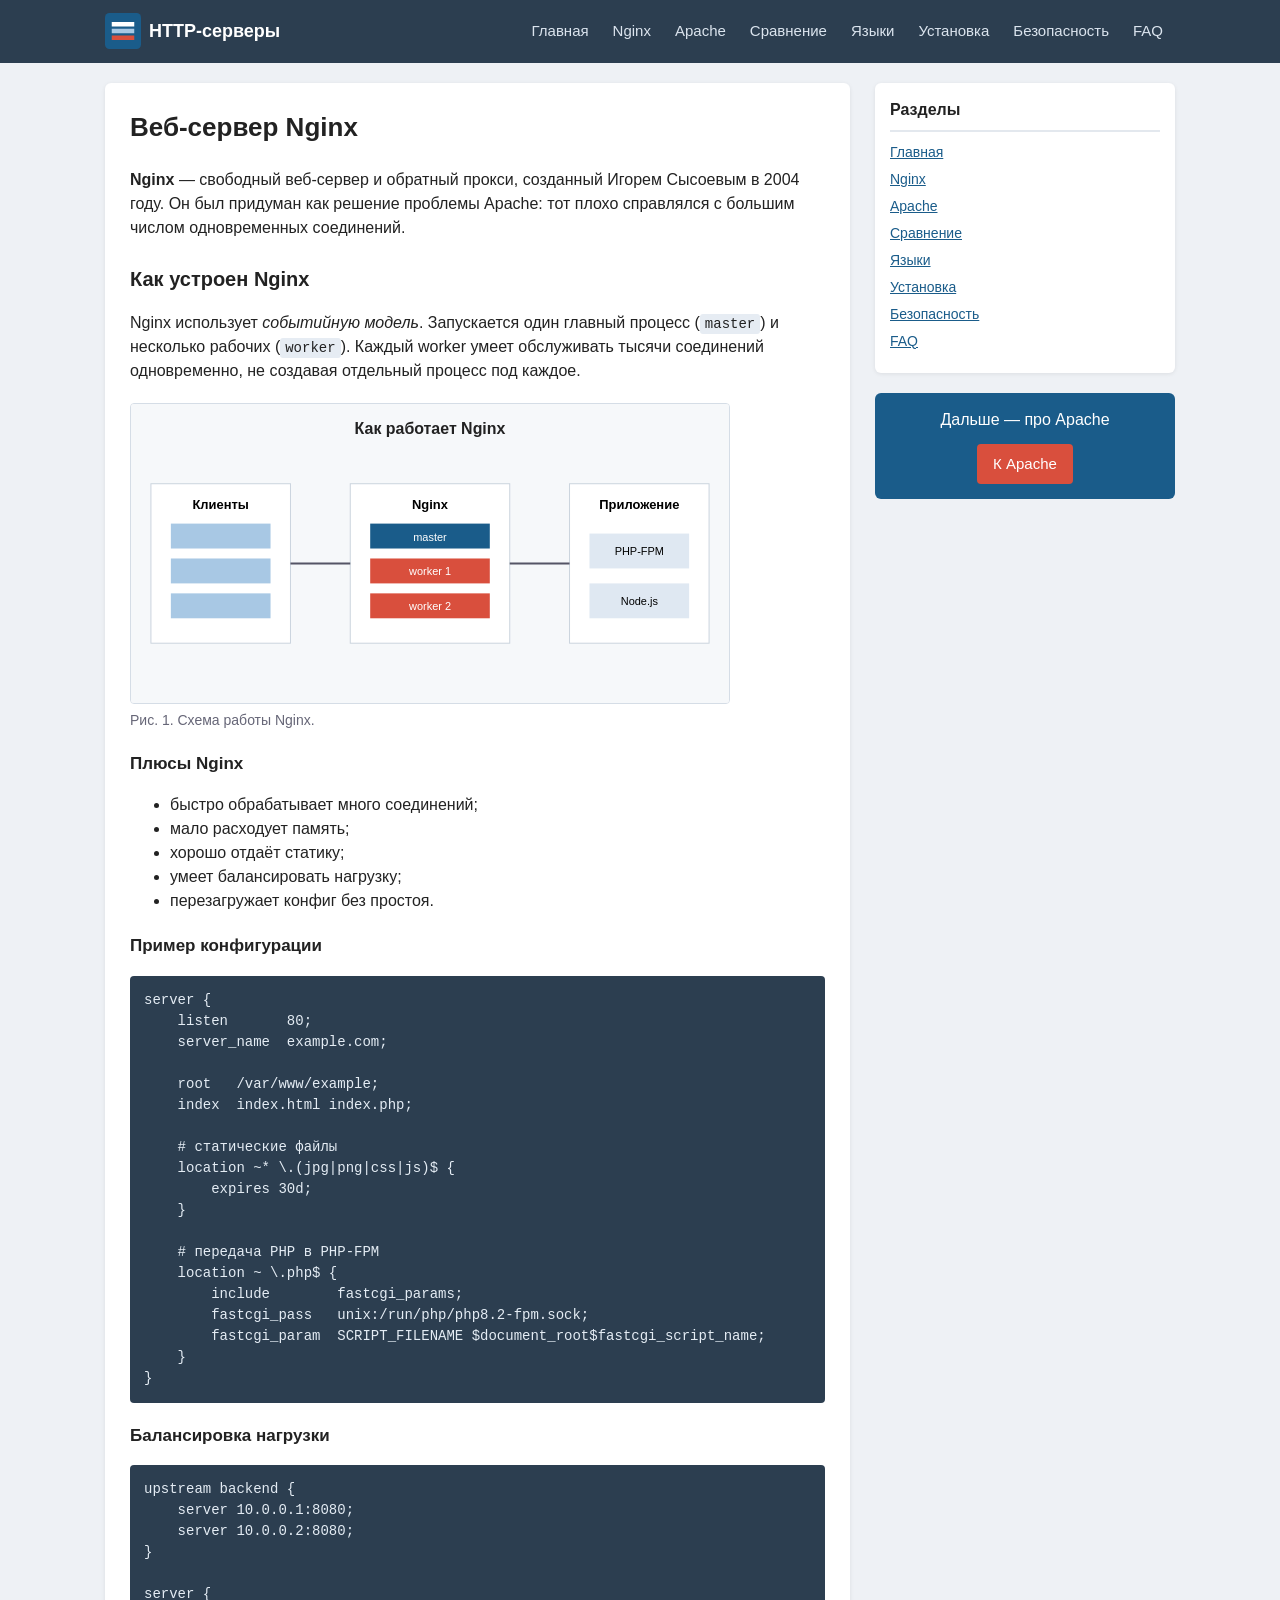
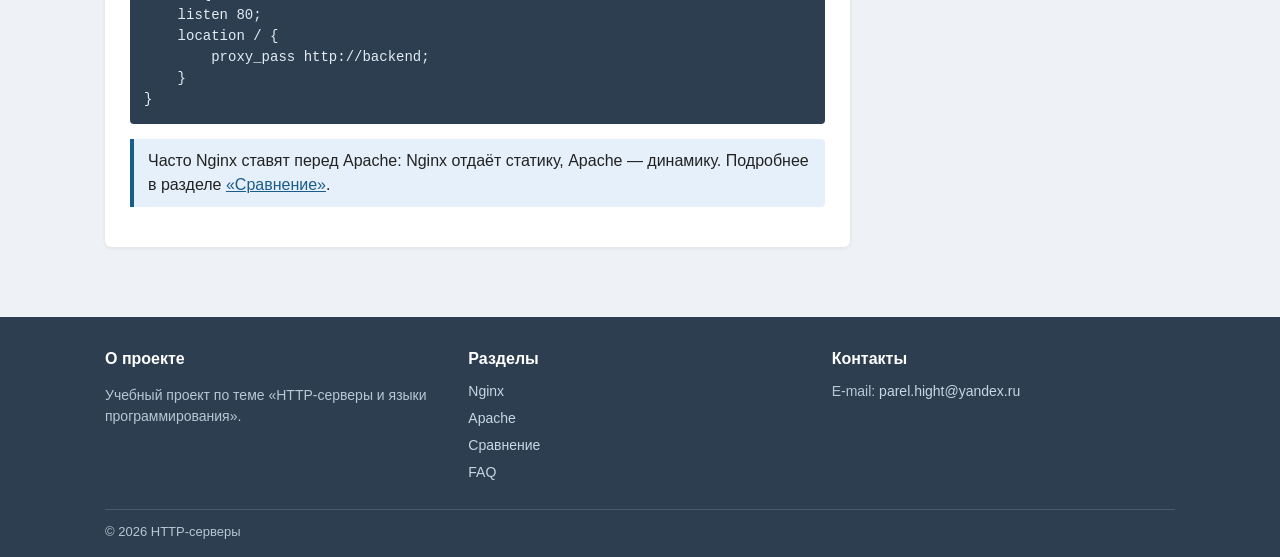
<file: nginx.html>
<!DOCTYPE html>
<html lang="ru">
<head>
  <meta charset="UTF-8">
  <meta name="viewport" content="width=device-width, initial-scale=1">
  <title>Nginx — архитектура и настройка</title>
  <meta name="description" content="Архитектура Nginx, событийная модель, примеры конфигурации.">
  <link rel="icon" href="img/logo.svg" type="image/svg+xml">
  <link rel="stylesheet" href="https://mincss.com/entireframework.min.css">
  <link rel="stylesheet" href="css/style.css">
</head>
<body>

<header class="header">
  <div class="wrap header__row">
    <a href="index.html" class="header__logo">
      <img src="img/logo.svg" srcset="img/logo.svg 1x, img/logo-big.svg 2x"
           alt="Логотип проекта" title="HTTP-серверы" width="36" height="36">
      HTTP-серверы
    </a>
    <button class="header__burger" type="button" aria-label="Открыть меню">☰</button>
    <nav aria-label="Основное меню">
      <ul class="menu">
        <li><a class="menu__link" href="index.html">Главная</a></li>
        <li><a class="menu__link" href="nginx.html">Nginx</a></li>
        <li><a class="menu__link" href="apache.html">Apache</a></li>
        <li><a class="menu__link" href="comparison.html">Сравнение</a></li>
        <li><a class="menu__link" href="languages.html">Языки</a></li>
        <li><a class="menu__link" href="setup.html">Установка</a></li>
        <li><a class="menu__link" href="security.html">Безопасность</a></li>
        <li><a class="menu__link" href="faq.html">FAQ</a></li>
      </ul>
    </nav>
  </div>
</header>

<div class="wrap">
  <div class="layout">

    <main>
      <article class="box">
        <h1>Веб-сервер Nginx</h1>
        <p><strong>Nginx</strong> — свободный веб-сервер и обратный прокси,
           созданный Игорем Сысоевым в 2004 году. Он был придуман как решение
           проблемы Apache: тот плохо справлялся с большим числом
           одновременных соединений.</p>

        <h2>Как устроен Nginx</h2>
        <p>Nginx использует <em>событийную модель</em>. Запускается один
           главный процесс (<code>master</code>) и несколько рабочих
           (<code>worker</code>). Каждый worker умеет обслуживать тысячи
           соединений одновременно, не создавая отдельный процесс под каждое.</p>

        <figure class="pic">
          <img src="img/nginx.svg"
               alt="Схема: клиенты обращаются к Nginx, он передаёт запросы приложению"
               title="Архитектура Nginx"
               width="600" height="300" loading="lazy">
          <figcaption>Рис. 1. Схема работы Nginx.</figcaption>
        </figure>

        <h3>Плюсы Nginx</h3>
        <ul>
          <li>быстро обрабатывает много соединений;</li>
          <li>мало расходует память;</li>
          <li>хорошо отдаёт статику;</li>
          <li>умеет балансировать нагрузку;</li>
          <li>перезагружает конфиг без простоя.</li>
        </ul>

        <h3>Пример конфигурации</h3>
        <pre><code>server {
    listen       80;
    server_name  example.com;

    root   /var/www/example;
    index  index.html index.php;

    # статические файлы
    location ~* \.(jpg|png|css|js)$ {
        expires 30d;
    }

    # передача PHP в PHP-FPM
    location ~ \.php$ {
        include        fastcgi_params;
        fastcgi_pass   unix:/run/php/php8.2-fpm.sock;
        fastcgi_param  SCRIPT_FILENAME $document_root$fastcgi_script_name;
    }
}</code></pre>

        <h3>Балансировка нагрузки</h3>
        <pre><code>upstream backend {
    server 10.0.0.1:8080;
    server 10.0.0.2:8080;
}

server {
    listen 80;
    location / {
        proxy_pass http://backend;
    }
}</code></pre>

        <div class="info">
          Часто Nginx ставят перед Apache: Nginx отдаёт статику,
          Apache — динамику. Подробнее в разделе
          <a href="comparison.html">«Сравнение»</a>.
        </div>
      </article>
    </main>

    <aside class="side">
      <div class="side__block">
        <h2 class="side__title">Разделы</h2>
        <ul class="side__list">
          <li><a href="index.html">Главная</a></li>
          <li><a href="nginx.html">Nginx</a></li>
          <li><a href="apache.html">Apache</a></li>
          <li><a href="comparison.html">Сравнение</a></li>
          <li><a href="languages.html">Языки</a></li>
          <li><a href="setup.html">Установка</a></li>
          <li><a href="security.html">Безопасность</a></li>
          <li><a href="faq.html">FAQ</a></li>
        </ul>
      </div>
      <div class="banner">
        <p>Дальше — про Apache</p>
        <a href="apache.html" class="btn">К Apache</a>
      </div>
    </aside>

  </div>
</div>

<footer class="footer">
  <div class="wrap">
    <div class="footer__row">
      <div>
        <h2 class="footer__title">О проекте</h2>
        <p>Учебный проект по теме «HTTP-серверы и языки программирования».</p>
      </div>
      <div>
        <h2 class="footer__title">Разделы</h2>
        <ul class="footer__list">
          <li><a href="nginx.html">Nginx</a></li>
          <li><a href="apache.html">Apache</a></li>
          <li><a href="comparison.html">Сравнение</a></li>
          <li><a href="faq.html">FAQ</a></li>
        </ul>
      </div>
      <div>
        <h2 class="footer__title">Контакты</h2>
        <ul class="footer__list">
          <li>E-mail: <a href="mailto:parel.hight@yandex.ru">parel.hight@yandex.ru</a></li>
        </ul>
      </div>
    </div>
    <div class="footer__bottom">
      <span>© <span id="year">2025</span> HTTP-серверы</span>
    </div>
  </div>
</footer>

<script src="js/script.js"></script>
</body>
</html>
</file>
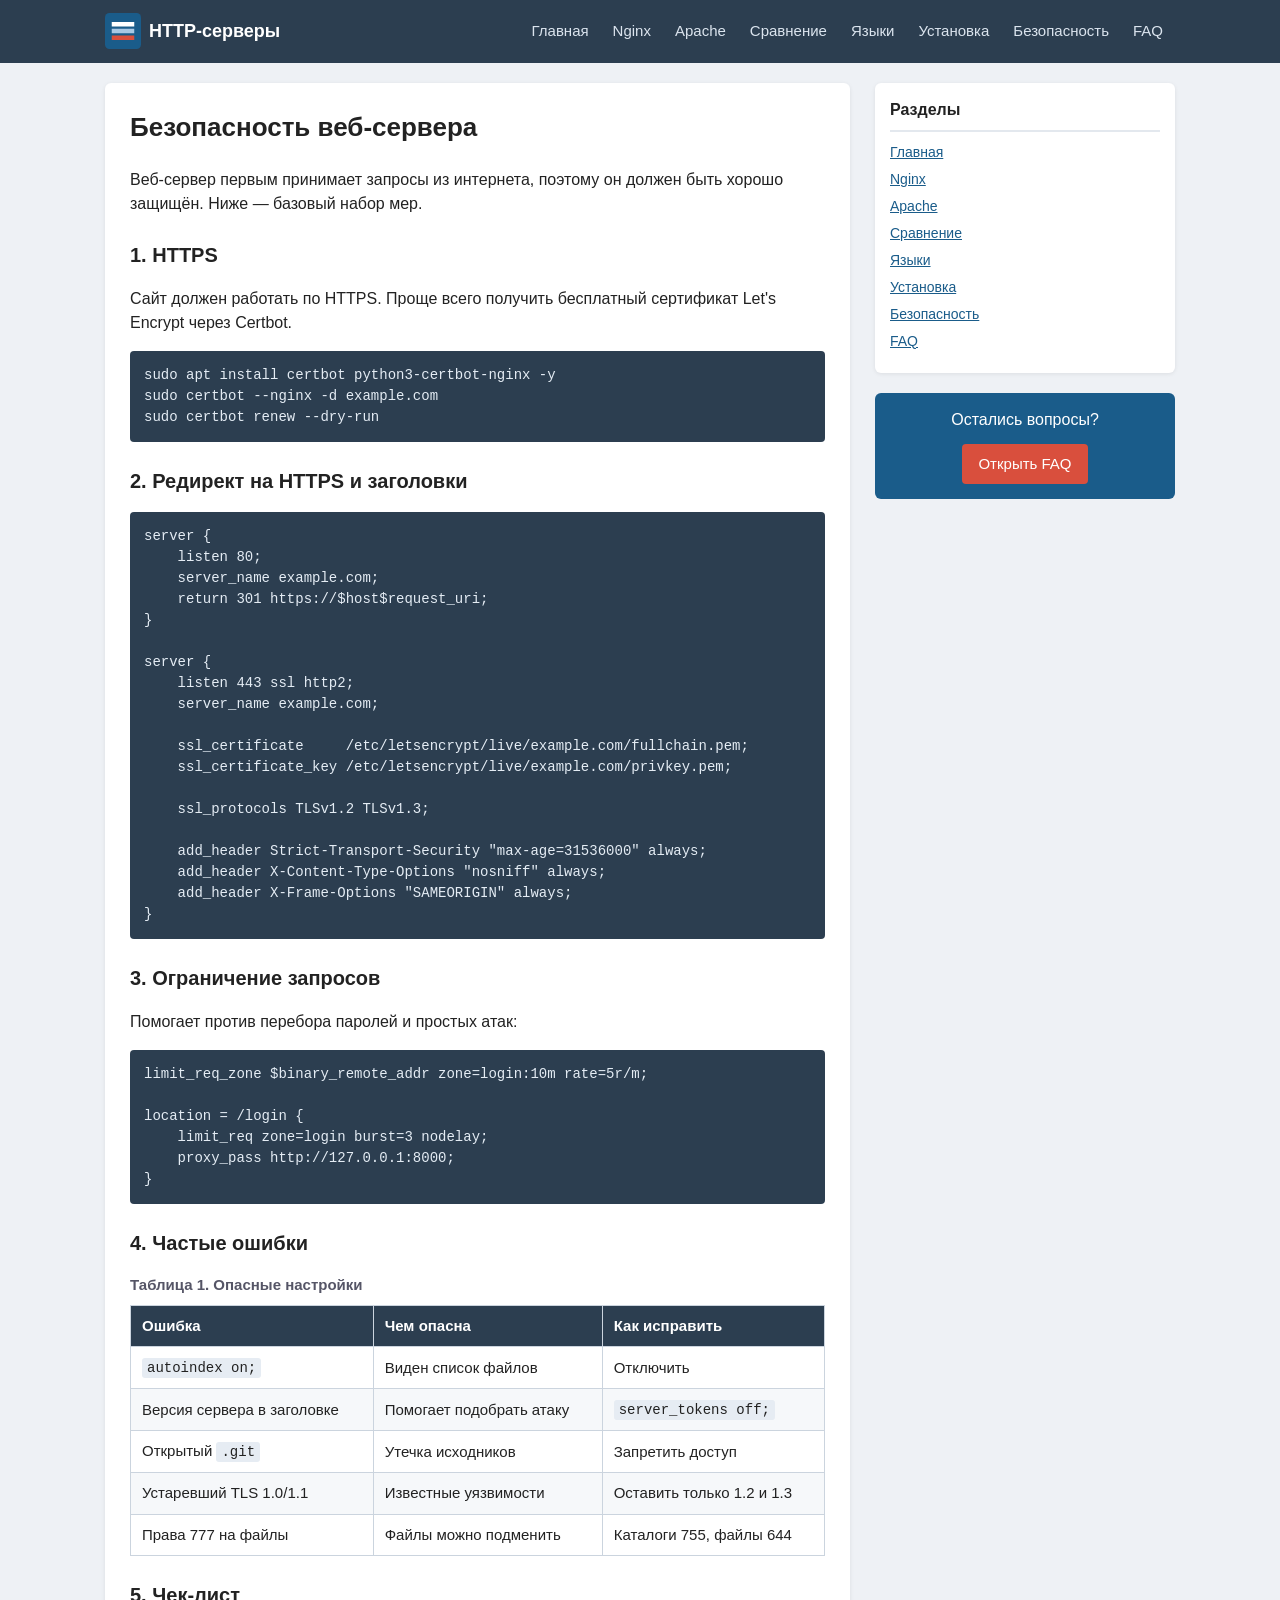
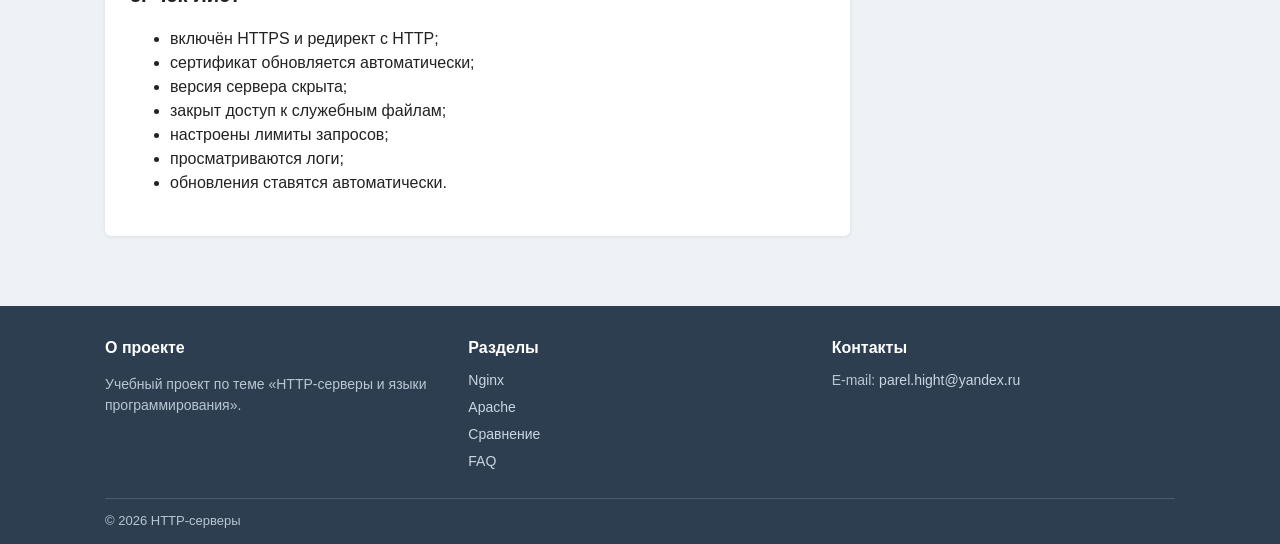
<file: security.html>
<!DOCTYPE html>
<html lang="ru">
<head>
  <meta charset="UTF-8">
  <meta name="viewport" content="width=device-width, initial-scale=1">
  <title>Безопасность веб-сервера</title>
  <meta name="description" content="HTTPS, HSTS, ограничение запросов и типичные ошибки настройки.">
  <link rel="icon" href="img/logo.svg" type="image/svg+xml">
  <link rel="stylesheet" href="https://mincss.com/entireframework.min.css">
  <link rel="stylesheet" href="css/style.css">
</head>
<body>

<header class="header">
  <div class="wrap header__row">
    <a href="index.html" class="header__logo">
      <img src="img/logo.svg" srcset="img/logo.svg 1x, img/logo-big.svg 2x"
           alt="Логотип проекта" title="HTTP-серверы" width="36" height="36">
      HTTP-серверы
    </a>
    <button class="header__burger" type="button" aria-label="Открыть меню">☰</button>
    <nav aria-label="Основное меню">
      <ul class="menu">
        <li><a class="menu__link" href="index.html">Главная</a></li>
        <li><a class="menu__link" href="nginx.html">Nginx</a></li>
        <li><a class="menu__link" href="apache.html">Apache</a></li>
        <li><a class="menu__link" href="comparison.html">Сравнение</a></li>
        <li><a class="menu__link" href="languages.html">Языки</a></li>
        <li><a class="menu__link" href="setup.html">Установка</a></li>
        <li><a class="menu__link" href="security.html">Безопасность</a></li>
        <li><a class="menu__link" href="faq.html">FAQ</a></li>
      </ul>
    </nav>
  </div>
</header>

<div class="wrap">
  <div class="layout">

    <main>
      <article class="box">
        <h1>Безопасность веб-сервера</h1>
        <p>Веб-сервер первым принимает запросы из интернета, поэтому
           он должен быть хорошо защищён. Ниже — базовый набор мер.</p>

        <h2>1. HTTPS</h2>
        <p>Сайт должен работать по HTTPS. Проще всего получить бесплатный
           сертификат Let's Encrypt через Certbot.</p>
        <pre><code>sudo apt install certbot python3-certbot-nginx -y
sudo certbot --nginx -d example.com
sudo certbot renew --dry-run</code></pre>

        <h2>2. Редирект на HTTPS и заголовки</h2>
        <pre><code>server {
    listen 80;
    server_name example.com;
    return 301 https://$host$request_uri;
}

server {
    listen 443 ssl http2;
    server_name example.com;

    ssl_certificate     /etc/letsencrypt/live/example.com/fullchain.pem;
    ssl_certificate_key /etc/letsencrypt/live/example.com/privkey.pem;

    ssl_protocols TLSv1.2 TLSv1.3;

    add_header Strict-Transport-Security "max-age=31536000" always;
    add_header X-Content-Type-Options "nosniff" always;
    add_header X-Frame-Options "SAMEORIGIN" always;
}</code></pre>

        <h2>3. Ограничение запросов</h2>
        <p>Помогает против перебора паролей и простых атак:</p>
        <pre><code>limit_req_zone $binary_remote_addr zone=login:10m rate=5r/m;

location = /login {
    limit_req zone=login burst=3 nodelay;
    proxy_pass http://127.0.0.1:8000;
}</code></pre>

        <h2>4. Частые ошибки</h2>
        <div class="table-wrap">
          <table>
            <caption>Таблица 1. Опасные настройки</caption>
            <thead>
              <tr>
                <th scope="col">Ошибка</th>
                <th scope="col">Чем опасна</th>
                <th scope="col">Как исправить</th>
              </tr>
            </thead>
            <tbody>
              <tr>
                <td><code>autoindex on;</code></td>
                <td>Виден список файлов</td>
                <td>Отключить</td>
              </tr>
              <tr>
                <td>Версия сервера в заголовке</td>
                <td>Помогает подобрать атаку</td>
                <td><code>server_tokens off;</code></td>
              </tr>
              <tr>
                <td>Открытый <code>.git</code></td>
                <td>Утечка исходников</td>
                <td>Запретить доступ</td>
              </tr>
              <tr>
                <td>Устаревший TLS 1.0/1.1</td>
                <td>Известные уязвимости</td>
                <td>Оставить только 1.2 и 1.3</td>
              </tr>
              <tr>
                <td>Права 777 на файлы</td>
                <td>Файлы можно подменить</td>
                <td>Каталоги 755, файлы 644</td>
              </tr>
            </tbody>
          </table>
        </div>

        <h2>5. Чек-лист</h2>
        <ul>
          <li>включён HTTPS и редирект с HTTP;</li>
          <li>сертификат обновляется автоматически;</li>
          <li>версия сервера скрыта;</li>
          <li>закрыт доступ к служебным файлам;</li>
          <li>настроены лимиты запросов;</li>
          <li>просматриваются логи;</li>
          <li>обновления ставятся автоматически.</li>
        </ul>
      </article>
    </main>

    <aside class="side">
      <div class="side__block">
        <h2 class="side__title">Разделы</h2>
        <ul class="side__list">
          <li><a href="index.html">Главная</a></li>
          <li><a href="nginx.html">Nginx</a></li>
          <li><a href="apache.html">Apache</a></li>
          <li><a href="comparison.html">Сравнение</a></li>
          <li><a href="languages.html">Языки</a></li>
          <li><a href="setup.html">Установка</a></li>
          <li><a href="security.html">Безопасность</a></li>
          <li><a href="faq.html">FAQ</a></li>
        </ul>
      </div>
      <div class="banner">
        <p>Остались вопросы?</p>
        <a href="faq.html" class="btn">Открыть FAQ</a>
      </div>
    </aside>

  </div>
</div>

<footer class="footer">
  <div class="wrap">
    <div class="footer__row">
      <div>
        <h2 class="footer__title">О проекте</h2>
        <p>Учебный проект по теме «HTTP-серверы и языки программирования».</p>
      </div>
      <div>
        <h2 class="footer__title">Разделы</h2>
        <ul class="footer__list">
          <li><a href="nginx.html">Nginx</a></li>
          <li><a href="apache.html">Apache</a></li>
          <li><a href="comparison.html">Сравнение</a></li>
          <li><a href="faq.html">FAQ</a></li>
        </ul>
      </div>
      <div>
        <h2 class="footer__title">Контакты</h2>
        <ul class="footer__list">
          <li>E-mail: <a href="mailto:parel.hight@yandex.ru">parel.hight@yandex.ru</a></li>
        </ul>
      </div>
    </div>
    <div class="footer__bottom">
      <span>© <span id="year">2026</span> HTTP-серверы</span>
    </div>
  </div>
</footer>

<script src="js/script.js"></script>
</body>
</html>
</file>
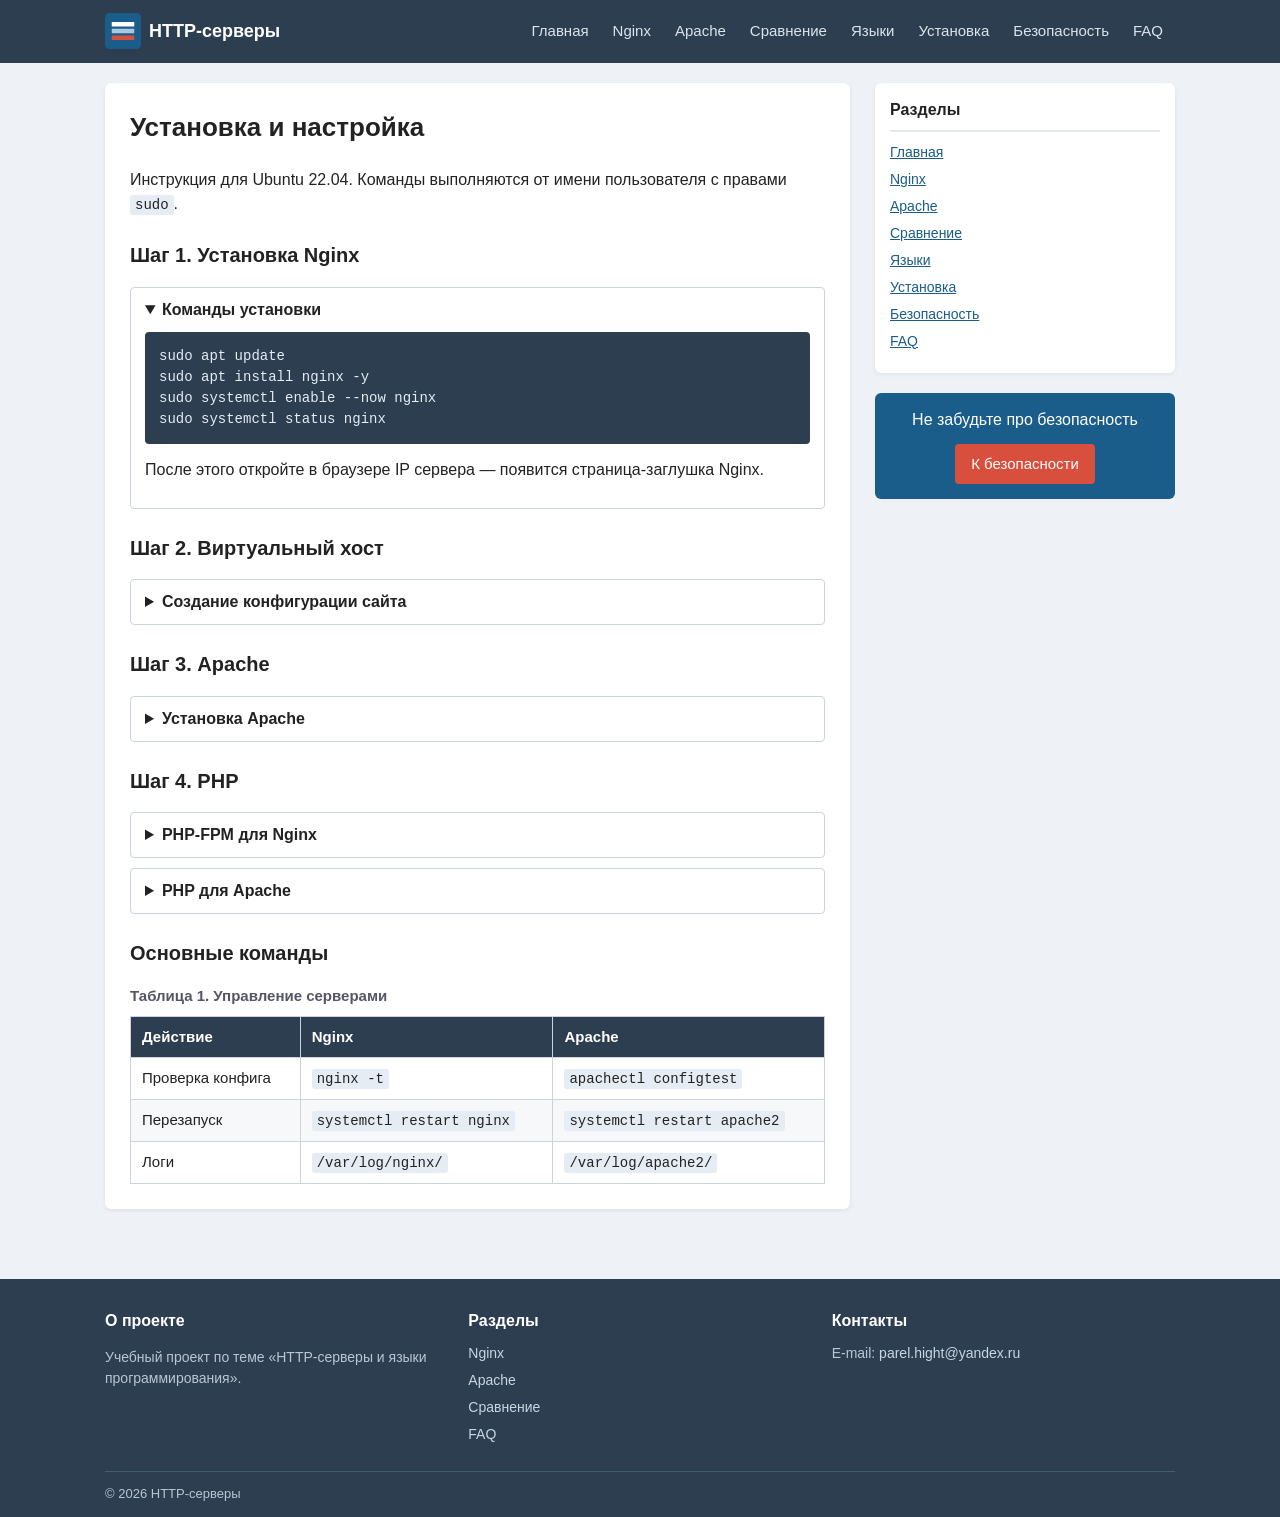
<file: setup.html>
<!DOCTYPE html>
<html lang="ru">
<head>
  <meta charset="UTF-8">
  <meta name="viewport" content="width=device-width, initial-scale=1">
  <title>Установка Nginx и Apache</title>
  <meta name="description" content="Пошаговая установка Nginx и Apache на Ubuntu.">
  <link rel="icon" href="img/logo.svg" type="image/svg+xml">
  <link rel="stylesheet" href="https://mincss.com/entireframework.min.css">
  <link rel="stylesheet" href="css/style.css">
</head>
<body>

<header class="header">
  <div class="wrap header__row">
    <a href="index.html" class="header__logo">
      <img src="img/logo.svg" srcset="img/logo.svg 1x, img/logo-big.svg 2x"
           alt="Логотип проекта" title="HTTP-серверы" width="36" height="36">
      HTTP-серверы
    </a>
    <button class="header__burger" type="button" aria-label="Открыть меню">☰</button>
    <nav aria-label="Основное меню">
      <ul class="menu">
        <li><a class="menu__link" href="index.html">Главная</a></li>
        <li><a class="menu__link" href="nginx.html">Nginx</a></li>
        <li><a class="menu__link" href="apache.html">Apache</a></li>
        <li><a class="menu__link" href="comparison.html">Сравнение</a></li>
        <li><a class="menu__link" href="languages.html">Языки</a></li>
        <li><a class="menu__link" href="setup.html">Установка</a></li>
        <li><a class="menu__link" href="security.html">Безопасность</a></li>
        <li><a class="menu__link" href="faq.html">FAQ</a></li>
      </ul>
    </nav>
  </div>
</header>

<div class="wrap">
  <div class="layout">

    <main>
      <article class="box">
        <h1>Установка и настройка</h1>
        <p>Инструкция для Ubuntu 22.04. Команды выполняются от имени
           пользователя с правами <code>sudo</code>.</p>

        <h2>Шаг 1. Установка Nginx</h2>

        <details class="acc" open>
          <summary>Команды установки</summary>
          <pre><code>sudo apt update
sudo apt install nginx -y
sudo systemctl enable --now nginx
sudo systemctl status nginx</code></pre>
          <p>После этого откройте в браузере IP сервера — появится
             страница-заглушка Nginx.</p>
        </details>

        <h2>Шаг 2. Виртуальный хост</h2>

        <details class="acc">
          <summary>Создание конфигурации сайта</summary>
          <pre><code>sudo mkdir -p /var/www/example.com/html
sudo chown -R $USER:$USER /var/www/example.com
sudo nano /etc/nginx/sites-available/example.com</code></pre>
          <p>Содержимое файла:</p>
          <pre><code>server {
    listen 80;
    server_name example.com;
    root /var/www/example.com/html;
    index index.html;

    location / {
        try_files $uri $uri/ =404;
    }
}</code></pre>
          <p>Включаем сайт и перезагружаем сервер:</p>
          <pre><code>sudo ln -s /etc/nginx/sites-available/example.com /etc/nginx/sites-enabled/
sudo nginx -t
sudo systemctl reload nginx</code></pre>
        </details>

        <h2>Шаг 3. Apache</h2>

        <details class="acc">
          <summary>Установка Apache</summary>
          <pre><code>sudo apt install apache2 -y
sudo systemctl enable --now apache2</code></pre>
          <div class="info warn">
            Если Nginx уже занял порт 80, сначала остановите его:
            <code>sudo systemctl stop nginx</code>.
          </div>
        </details>

        <h2>Шаг 4. PHP</h2>

        <details class="acc">
          <summary>PHP-FPM для Nginx</summary>
          <pre><code>sudo apt install php8.2-fpm -y</code></pre>
          <p>В конфиге сайта добавить:</p>
          <pre><code>location ~ \.php$ {
    include        fastcgi_params;
    fastcgi_pass   unix:/run/php/php8.2-fpm.sock;
    fastcgi_param  SCRIPT_FILENAME $document_root$fastcgi_script_name;
}</code></pre>
        </details>

        <details class="acc">
          <summary>PHP для Apache</summary>
          <pre><code>sudo apt install libapache2-mod-php8.2 -y
sudo a2enmod php8.2
sudo systemctl restart apache2</code></pre>
        </details>

        <h2>Основные команды</h2>
        <div class="table-wrap">
          <table>
            <caption>Таблица 1. Управление серверами</caption>
            <thead>
              <tr>
                <th scope="col">Действие</th>
                <th scope="col">Nginx</th>
                <th scope="col">Apache</th>
              </tr>
            </thead>
            <tbody>
              <tr>
                <td>Проверка конфига</td>
                <td><code>nginx -t</code></td>
                <td><code>apachectl configtest</code></td>
              </tr>
              <tr>
                <td>Перезапуск</td>
                <td><code>systemctl restart nginx</code></td>
                <td><code>systemctl restart apache2</code></td>
              </tr>
              <tr>
                <td>Логи</td>
                <td><code>/var/log/nginx/</code></td>
                <td><code>/var/log/apache2/</code></td>
              </tr>
            </tbody>
          </table>
        </div>
      </article>
    </main>

    <aside class="side">
      <div class="side__block">
        <h2 class="side__title">Разделы</h2>
        <ul class="side__list">
          <li><a href="index.html">Главная</a></li>
          <li><a href="nginx.html">Nginx</a></li>
          <li><a href="apache.html">Apache</a></li>
          <li><a href="comparison.html">Сравнение</a></li>
          <li><a href="languages.html">Языки</a></li>
          <li><a href="setup.html">Установка</a></li>
          <li><a href="security.html">Безопасность</a></li>
          <li><a href="faq.html">FAQ</a></li>
        </ul>
      </div>
      <div class="banner">
        <p>Не забудьте про безопасность</p>
        <a href="security.html" class="btn">К безопасности</a>
      </div>
    </aside>

  </div>
</div>

<footer class="footer">
  <div class="wrap">
    <div class="footer__row">
      <div>
        <h2 class="footer__title">О проекте</h2>
        <p>Учебный проект по теме «HTTP-серверы и языки программирования».</p>
      </div>
      <div>
        <h2 class="footer__title">Разделы</h2>
        <ul class="footer__list">
          <li><a href="nginx.html">Nginx</a></li>
          <li><a href="apache.html">Apache</a></li>
          <li><a href="comparison.html">Сравнение</a></li>
          <li><a href="faq.html">FAQ</a></li>
        </ul>
      </div>
      <div>
        <h2 class="footer__title">Контакты</h2>
        <ul class="footer__list">
          <li>E-mail: <a href="mailto:parel.hight@yandex.ru">parel.hight@yandex.ru</a></li>
        </ul>
      </div>
    </div>
    <div class="footer__bottom">
      <span>© <span id="year">2026</span> HTTP-серверы</span>
    </div>
  </div>
</footer>

<script src="js/script.js"></script>
</body>
</html>
</file>
<file: css/style.css>
/* Стили проекта. Фреймворк Min подключён через CDN, здесь — дополнение. */

* {
  box-sizing: border-box;
}

body {
  margin: 0;
  font-family: Arial, sans-serif;
  font-size: 16px;
  line-height: 1.5;
  color: #222;
  background: #eef1f5;
}

img {
  max-width: 100%;
  height: auto;
  display: block;
}

a {
  color: #1a5c8a;
}

a:hover {
  color: #d94f3d;
}

/* ----- Общий контейнер ----- */
.wrap {
  max-width: 1100px;
  margin: 0 auto;
  padding: 0 15px;
}

/* ----- Шапка ----- */
.header {
  background: #2c3e50;
  color: #fff;
  padding: 12px 0;
}

.header__row {
  display: flex;
  align-items: center;
  justify-content: space-between;
  flex-wrap: wrap;
  position: relative;
}

.header__logo {
  display: flex;
  align-items: center;
  color: #fff;
  text-decoration: none;
  font-size: 18px;
  font-weight: bold;
}

.header__logo img {
  width: 36px;
  height: 36px;
  margin-right: 8px;
}

/* Бургер для мобильных */
.header__burger {
  display: none;
  background: none;
  border: 1px solid #fff;
  color: #fff;
  padding: 6px 12px;
  font-size: 18px;
  border-radius: 4px;
  cursor: pointer;
}

/* Меню */
.menu {
  list-style: none;
  margin: 0;
  padding: 0;
  display: flex;
  flex-wrap: wrap;
}

.menu__link {
  display: block;
  padding: 8px 12px;
  color: #dbe4ee;
  text-decoration: none;
  font-size: 15px;
  border-radius: 4px;
}

.menu__link:hover {
  background: #3d5268;
  color: #fff;
}

.menu__link--active {
  background: #1a5c8a;
  color: #fff;
}

/* ----- Двухколоночный макет ----- */
.layout {
  display: grid;
  grid-template-columns: 1fr;
  gap: 20px;
  padding: 20px 0;
}

/* ----- Блоки ----- */
.box {
  background: #fff;
  padding: 20px;
  border-radius: 6px;
  box-shadow: 0 1px 4px rgba(0, 0, 0, 0.08);
  margin-bottom: 20px;
}

.box h1 {
  margin-top: 0;
  font-size: 26px;
}

.box h2 {
  font-size: 20px;
  margin-top: 24px;
}

.box h3 {
  font-size: 17px;
  margin-top: 20px;
}

/* Приветственный блок */
.hello {
  background: #2c3e50;
  color: #fff;
  padding: 25px;
  border-radius: 6px;
  margin-bottom: 20px;
}

.hello h1 {
  color: #fff;
  margin-top: 0;
}

.hello p {
  margin-bottom: 15px;
}

/* ----- Кнопки ----- */
.btn {
  display: inline-block;
  padding: 9px 16px;
  background: #1a5c8a;
  color: #fff;
  text-decoration: none;
  border: none;
  border-radius: 4px;
  font-size: 15px;
  cursor: pointer;
  margin-right: 8px;
}

.btn:hover {
  background: #124268;
  color: #fff;
}

.btn-red {
  background: #d94f3d;
}

.btn-red:hover {
  background: #b23b2c;
}

/* ----- Сайдбар ----- */
.side__block {
  background: #fff;
  padding: 15px;
  border-radius: 6px;
  box-shadow: 0 1px 4px rgba(0, 0, 0, 0.08);
  margin-bottom: 20px;
}

.side__title {
  font-size: 16px;
  margin: 0 0 10px;
  padding-bottom: 8px;
  border-bottom: 2px solid #e3e8ee;
}

.side__list {
  list-style: none;
  margin: 0;
  padding: 0;
  font-size: 14px;
}

.side__list li {
  margin-bottom: 6px;
}

.banner {
  background: #1a5c8a;
  color: #fff;
  padding: 15px;
  border-radius: 6px;
  text-align: center;
}

.banner p {
  margin: 0 0 12px;
}

.banner .btn {
  background: #d94f3d;
  margin: 0;
}

.banner .btn:hover {
  background: #b23b2c;
}

/* ----- Формы ----- */
.field {
  margin-bottom: 12px;
}

.field label {
  display: block;
  font-size: 14px;
  font-weight: bold;
  margin-bottom: 4px;
}

.field input,
.field select,
.field textarea {
  width: 100%;
  padding: 8px 10px;
  border: 1px solid #cbd4de;
  border-radius: 4px;
  font-size: 15px;
  font-family: inherit;
}

.field input:focus,
.field select:focus,
.field textarea:focus {
  outline: none;
  border-color: #1a5c8a;
}

.ok-msg {
  color: #1f7a3a;
  font-size: 14px;
  margin-top: 8px;
  display: none;
}

.ok-msg.show {
  display: block;
}

/* ----- Таблицы ----- */
.table-wrap {
  overflow-x: auto;
}

table {
  width: 100%;
  border-collapse: collapse;
  font-size: 15px;
  background: #fff;
}

table caption {
  text-align: left;
  font-weight: bold;
  padding-bottom: 8px;
  color: #556;
}

table th,
table td {
  border: 1px solid #cbd4de;
  padding: 9px 11px;
  text-align: left;
}

table thead th {
  background: #2c3e50;
  color: #fff;
}

table tbody tr:nth-child(even) {
  background: #f6f8fa;
}

/* ----- Картинки с подписями ----- */
.pic {
  margin: 20px 0;
}

.pic img {
  border: 1px solid #d5dde6;
  border-radius: 4px;
  background: #fff;
}

.pic figcaption {
  font-size: 14px;
  color: #667;
  margin-top: 6px;
}

/* ----- Код ----- */
pre {
  background: #2c3e50;
  color: #e4ecf4;
  padding: 14px;
  border-radius: 4px;
  overflow-x: auto;
  font-size: 14px;
  line-height: 1.5;
}

code {
  background: #e6ecf3;
  padding: 2px 5px;
  border-radius: 3px;
  font-size: 14px;
}

pre code {
  background: none;
  padding: 0;
  color: inherit;
}

/* ----- Видео ----- */
.video {
  position: relative;
  padding-bottom: 56.25%;
  height: 0;
  overflow: hidden;
  border-radius: 4px;
}

.video iframe {
  position: absolute;
  top: 0;
  left: 0;
  width: 100%;
  height: 100%;
  border: 0;
}

/* ----- Спойлер ----- */
.acc {
  border: 1px solid #cbd4de;
  border-radius: 4px;
  padding: 10px 14px;
  margin-bottom: 10px;
  background: #fff;
}

.acc summary {
  cursor: pointer;
  font-weight: bold;
}

.acc > *:not(summary) {
  margin-top: 10px;
}

/* ----- Сообщения ----- */
.info {
  background: #e6f0fa;
  border-left: 4px solid #1a5c8a;
  padding: 10px 14px;
  border-radius: 0 4px 4px 0;
  margin: 15px 0;
}

.warn {
  background: #fdeceb;
  border-left-color: #d94f3d;
}

/* ----- Подвал ----- */
.footer {
  background: #2c3e50;
  color: #b9c6d4;
  padding: 30px 0 15px;
  margin-top: 30px;
  font-size: 14px;
}

.footer__row {
  display: grid;
  grid-template-columns: 1fr;
  gap: 20px;
}

.footer__title {
  color: #fff;
  font-size: 16px;
  margin: 0 0 10px;
}

.footer__list {
  list-style: none;
  margin: 0;
  padding: 0;
}

.footer__list li {
  margin-bottom: 6px;
}

.footer a {
  color: #c9d6e4;
  text-decoration: none;
}

.footer a:hover {
  color: #fff;
  text-decoration: underline;
}

.footer__bottom {
  border-top: 1px solid #445c72;
  margin-top: 20px;
  padding-top: 12px;
  display: flex;
  flex-wrap: wrap;
  justify-content: space-between;
  gap: 10px;
  font-size: 13px;
}

/* ============================================================
   Адаптив
   ============================================================ */

/* Мобильные */
@media (max-width: 767px) {
  .header__burger {
    display: block;
  }

  .menu {
    display: none;
    position: absolute;
    top: 100%;
    left: 0;
    right: 0;
    flex-direction: column;
    background: #2c3e50;
    padding: 10px 15px 15px;
    border-top: 1px solid #445c72;
    z-index: 10;
  }

  .menu.open {
    display: flex;
  }

  .hello {
    padding: 18px;
  }
}

/* Планшеты */
@media (min-width: 768px) {
  .layout {
    grid-template-columns: 1fr 260px;
  }

  .footer__row {
    grid-template-columns: repeat(2, 1fr);
  }
}

/* Десктоп */
@media (min-width: 992px) {
  .layout {
    grid-template-columns: 1fr 300px;
    gap: 25px;
  }

  .footer__row {
    grid-template-columns: repeat(3, 1fr);
  }

  .box {
    padding: 25px;
  }
}
</file>
